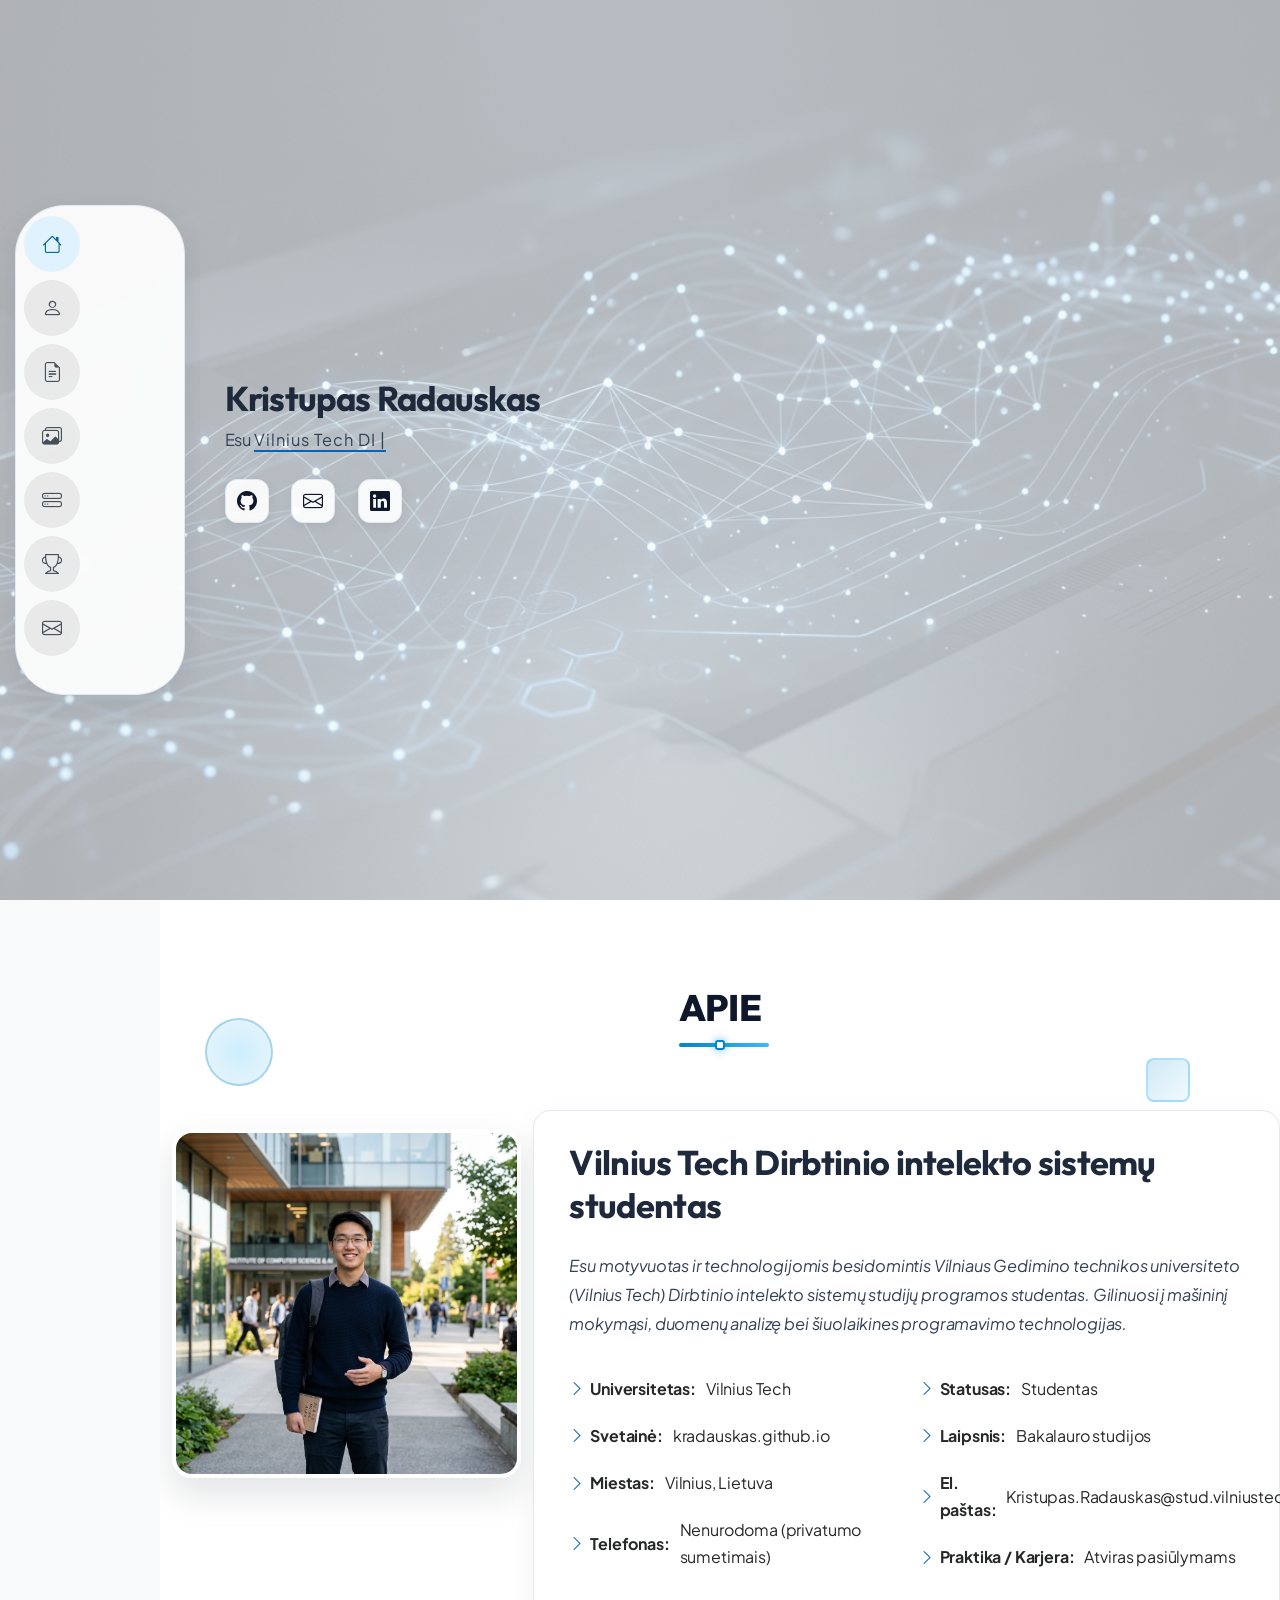
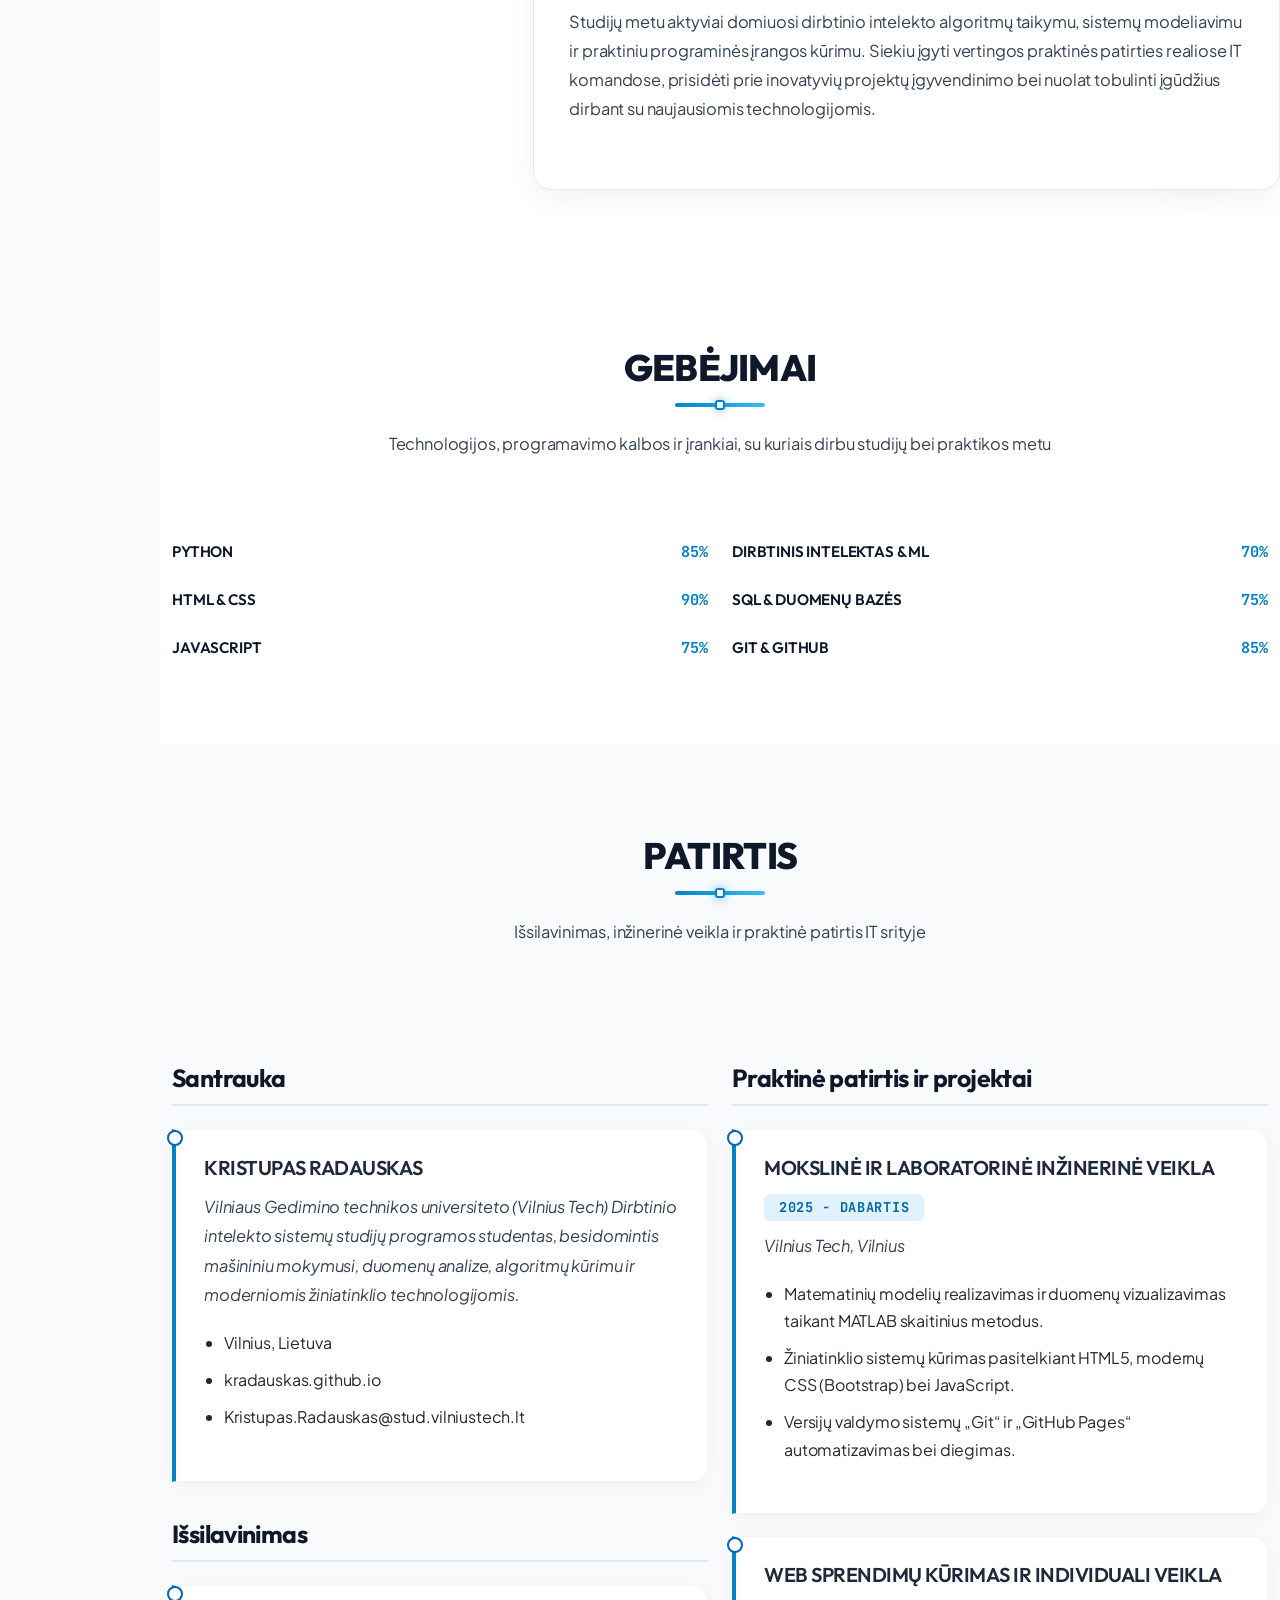
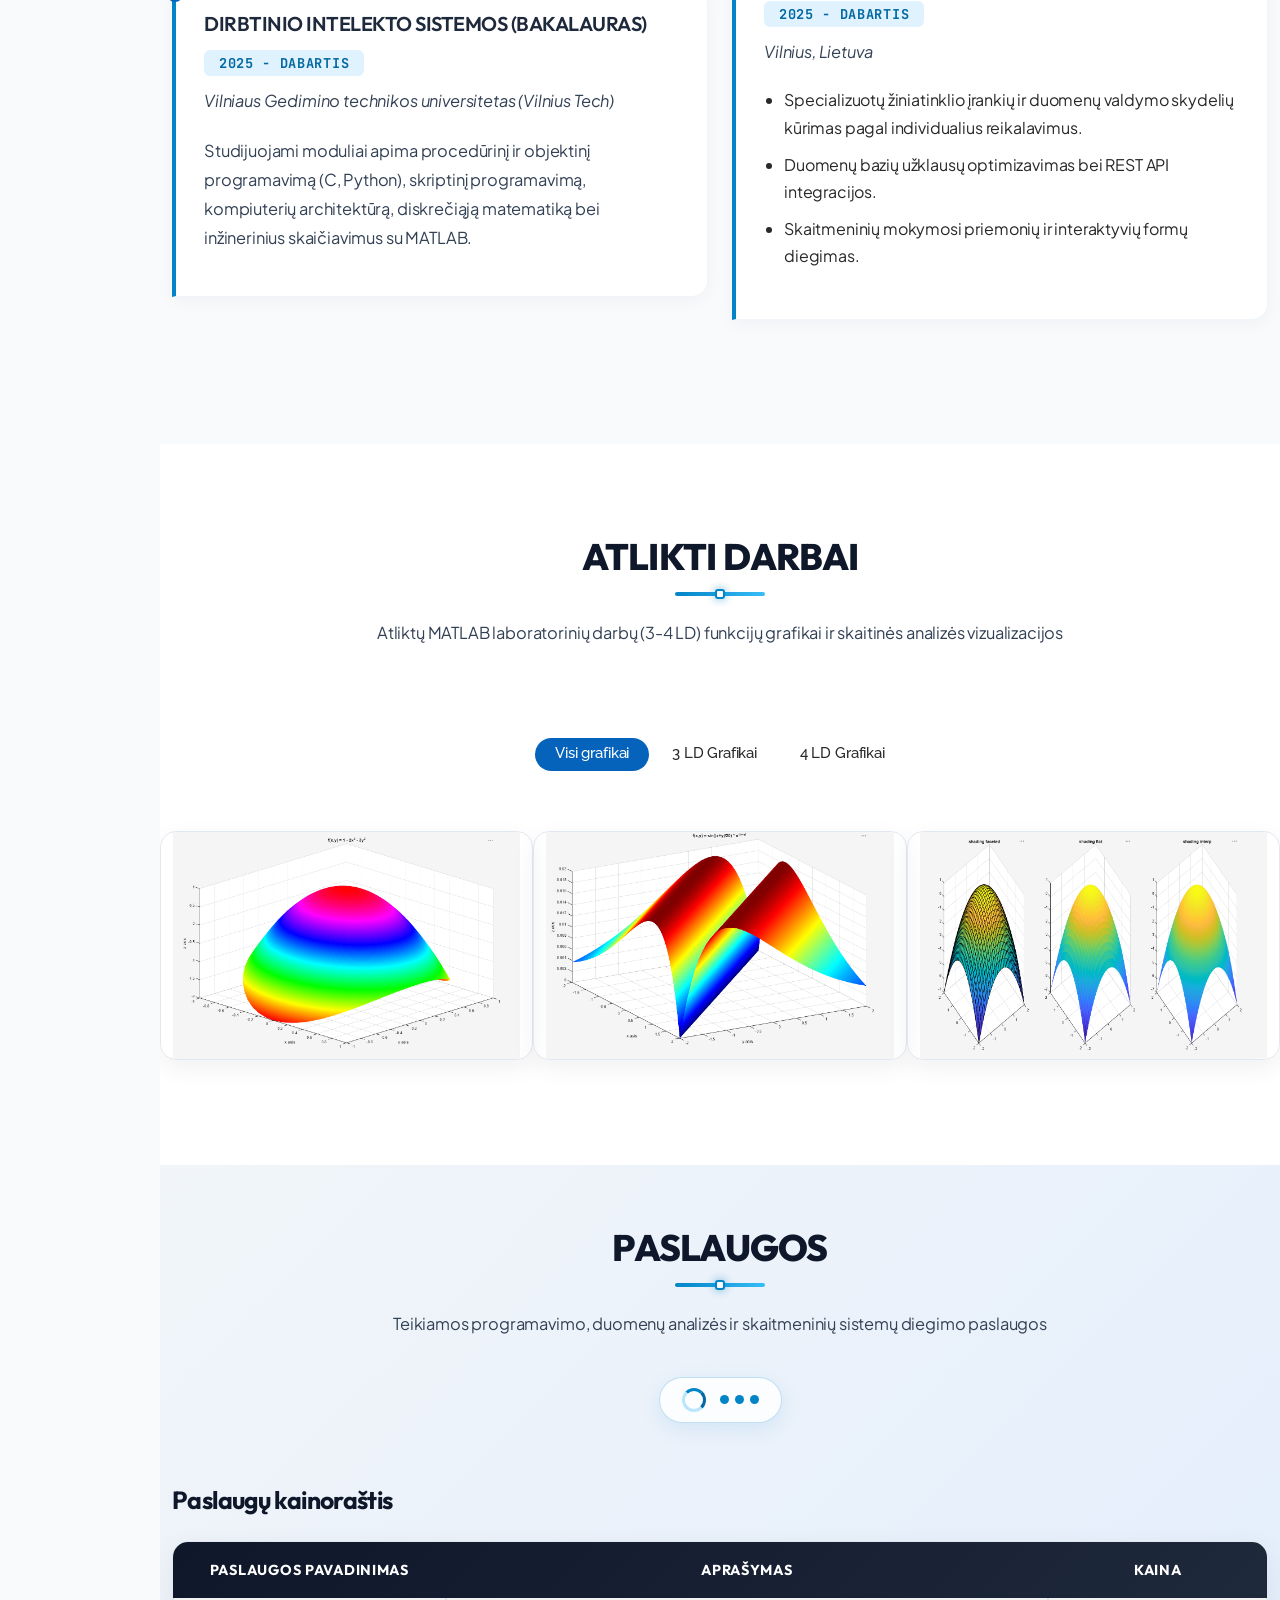
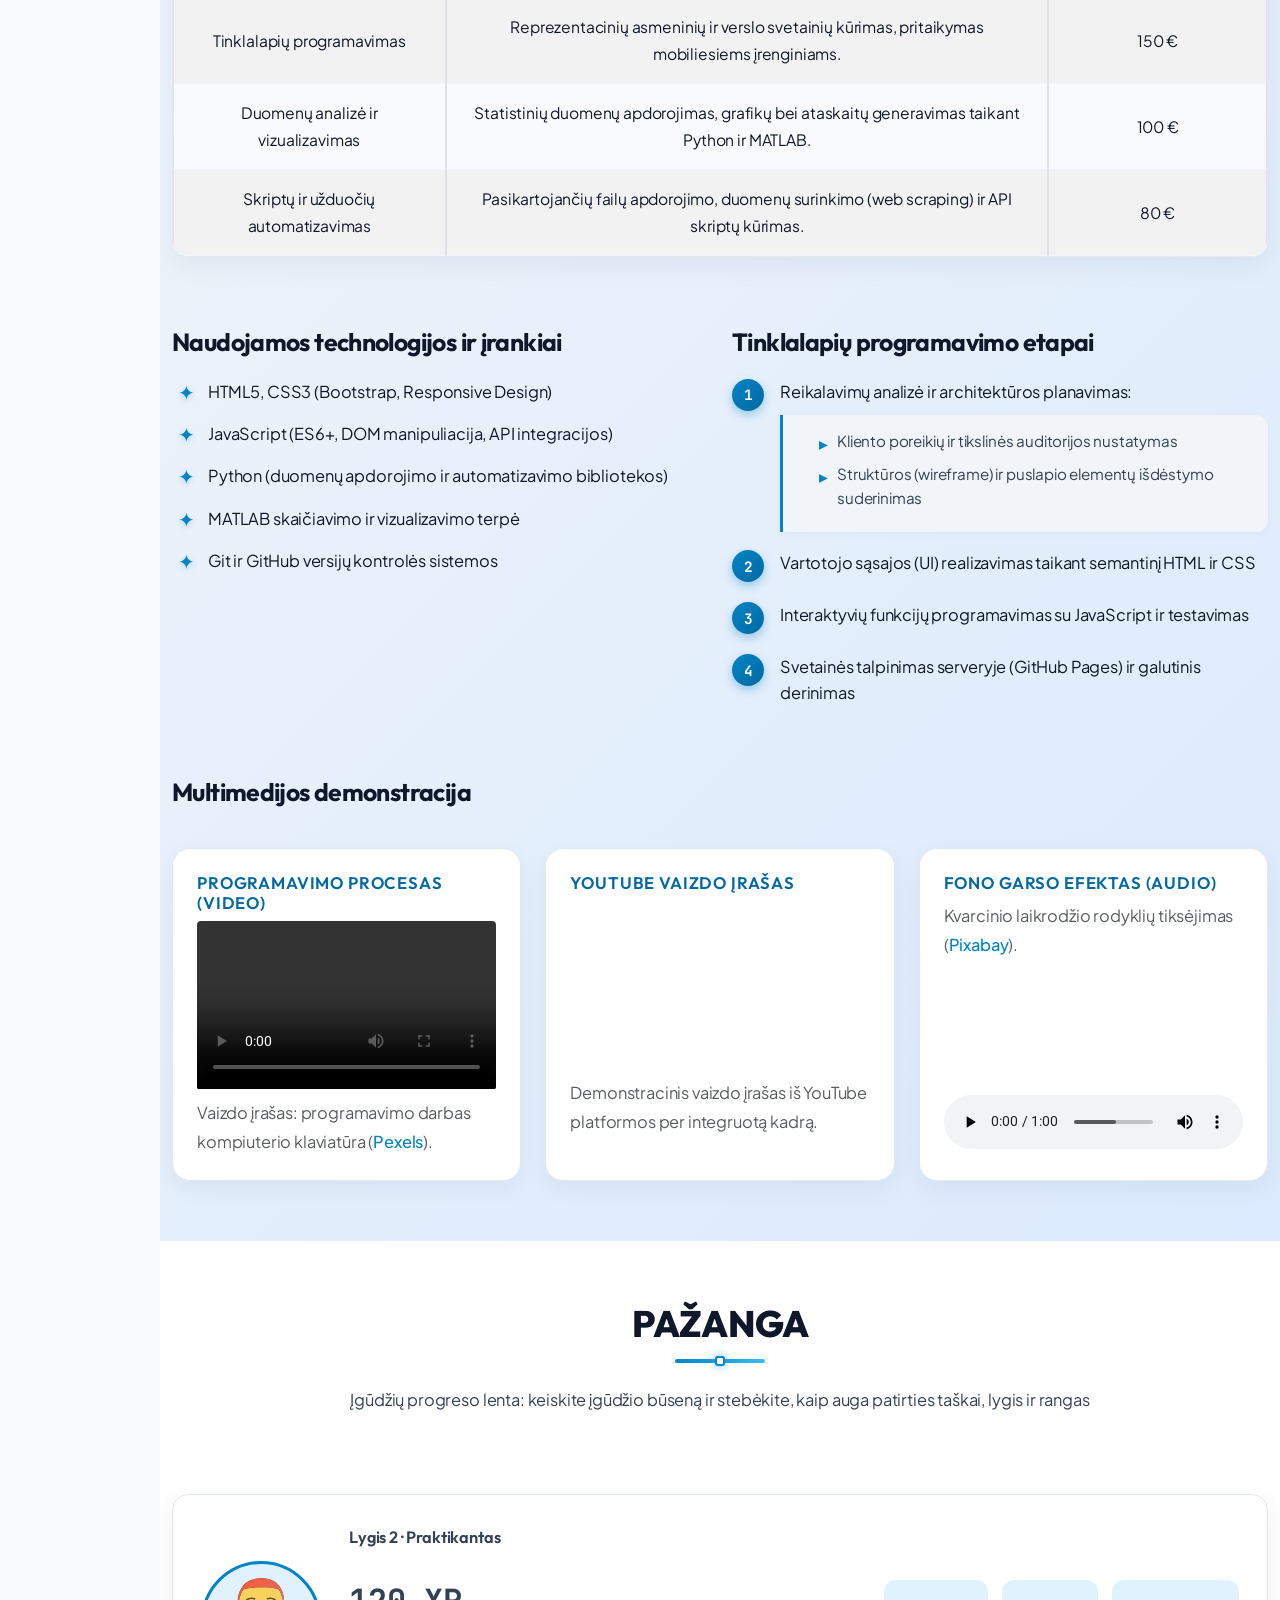
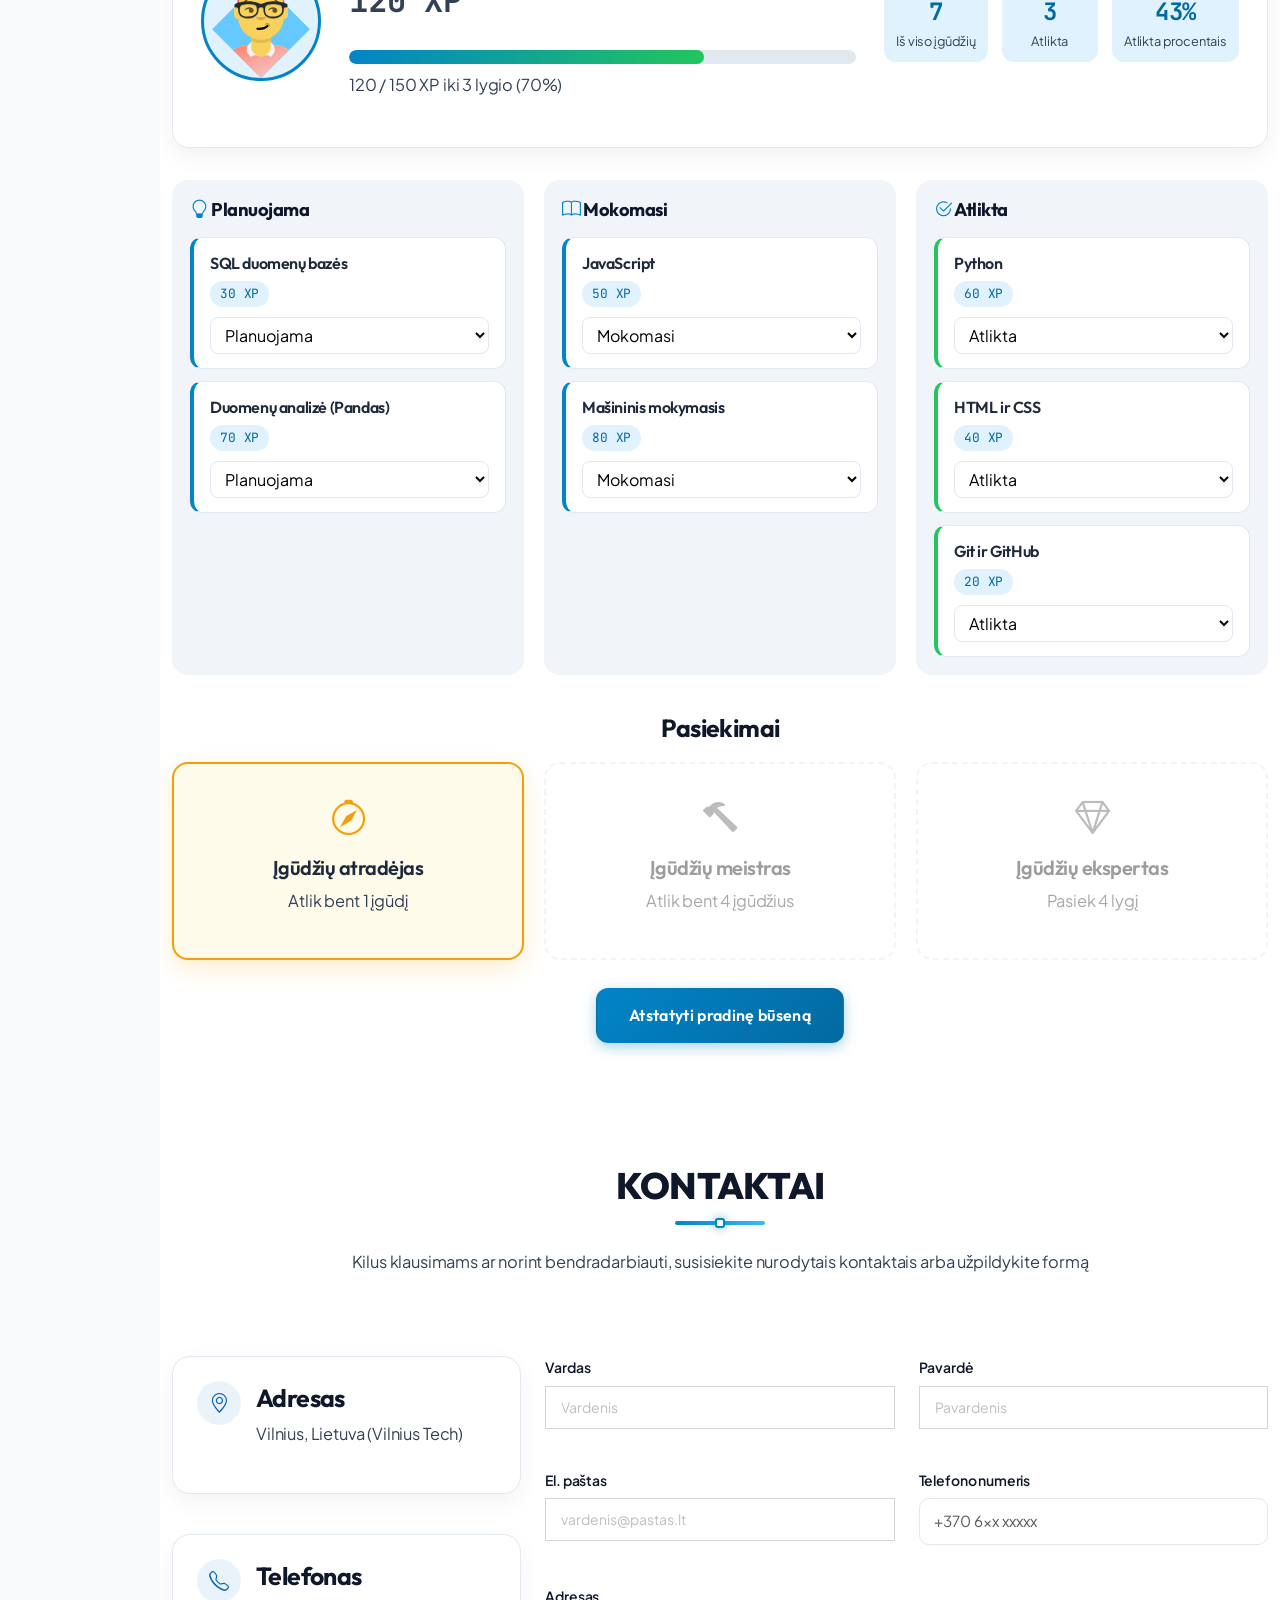
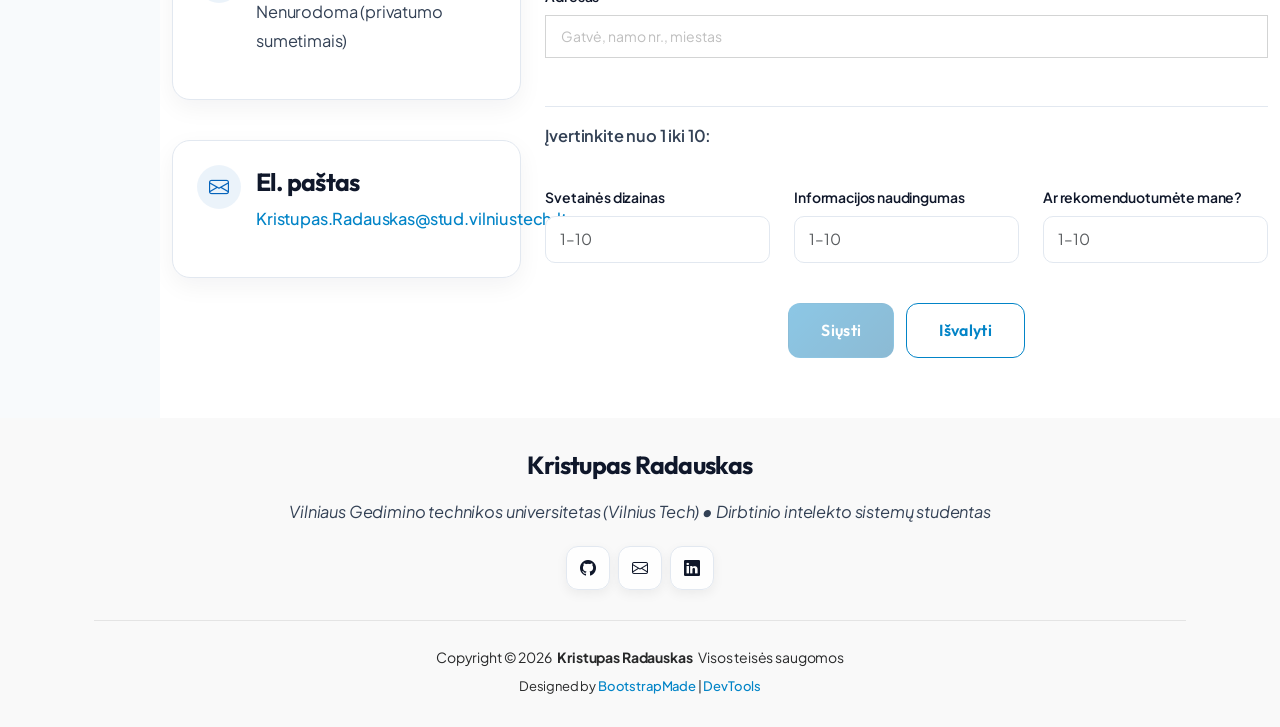
<file: index.html>
<!DOCTYPE html>
<html lang="lt">

<head>
  <meta charset="utf-8">
  <meta content="width=device-width, initial-scale=1.0" name="viewport">
  <title>Kristupas Radauskas – CV</title>
  <meta name="description" content="Kristupas Radauskas asmeninis CV ir darbų portfolio puslapis">
  <meta name="author" content="Kristupas Radauskas">
  <meta content="Kristupas Radauskas, CV, Dirbtinio intelekto sistemos, Vilnius Tech, studentas, portfolio" name="keywords">

  <!-- Favicons -->
  <link href="assets/img/favicon.png" rel="icon" type="image/png">
  <link href="assets/img/apple-touch-icon.png" rel="apple-touch-icon">

  <!-- Fonts -->
  <link href="https://fonts.googleapis.com" rel="preconnect">
  <link href="https://fonts.gstatic.com" rel="preconnect" crossorigin>
  <link href="https://fonts.googleapis.com/css2?family=Roboto:ital,wght@0,100;0,300;0,400;0,500;0,700;0,900;1,100;1,300;1,400;1,500;1,700;1,900&family=Poppins:ital,wght@0,100;0,200;0,300;0,400;0,500;0,600;0,700;0,800;0,900;1,100;1,200;1,300;1,400;1,500;1,600;1,700;1,800;1,900&family=Raleway:ital,wght@0,100;0,200;0,300;0,400;0,500;0,600;0,700;0,800;0,900;1,100;1,200;1,300;1,400;1,500;1,600;1,700;1,800;1,900&display=swap" rel="stylesheet">

  <!-- Vendor CSS Files -->
  <link href="assets/vendor/bootstrap/css/bootstrap.min.css" rel="stylesheet">
  <link href="assets/vendor/bootstrap-icons/bootstrap-icons.css" rel="stylesheet">
  <link href="assets/vendor/aos/aos.css" rel="stylesheet">
  <link href="assets/vendor/glightbox/css/glightbox.min.css" rel="stylesheet">
  <link href="assets/vendor/swiper/swiper-bundle.min.css" rel="stylesheet">

  <!-- Main CSS File -->
  <link href="assets/css/main.css" rel="stylesheet">

  <!-- Custom CSS File (9 ir 10 laboratoriniai darbai) -->
  <link href="assets/css/custom.css" rel="stylesheet">
</head>

<body class="index-page">

  <header id="header" class="header d-flex flex-column justify-content-center">
    <i class="header-toggle d-xl-none bi bi-list"></i>
    <nav id="navmenu" class="navmenu">
      <ul>
        <li><a href="#hero" class="active"><i class="bi bi-house navicon"></i><span>Pagrindinis</span></a></li>
        <li><a href="#about"><i class="bi bi-person navicon"></i><span>Apie</span></a></li>
        <li><a href="#resume"><i class="bi bi-file-earmark-text navicon"></i><span>Patirtis</span></a></li>
        <li><a href="#portfolio"><i class="bi bi-images navicon"></i><span>Atlikti darbai</span></a></li>
        <li><a href="#services"><i class="bi bi-hdd-stack navicon"></i><span>Paslaugos</span></a></li>
        <li><a href="#pazanga"><i class="bi bi-trophy navicon"></i><span>Pažanga</span></a></li>
        <li><a href="#contact"><i class="bi bi-envelope navicon"></i><span>Kontaktai</span></a></li>
      </ul>
    </nav>
  </header>

  <main class="main">

    <!-- Hero Section -->
    <section id="hero" class="hero section light-background">
      <img src="assets/img/hero-bg.jpg" alt="Kristupas Radauskas fono nuotrauka">
      <div class="container" data-aos="zoom-out">
        <div class="row justify-content-center">
          <div class="col-lg-9">
            <h2>Kristupas Radauskas</h2>
            <p>Esu <span class="typed" data-typed-items="Vilnius Tech DI studentas, Dirbtinio intelekto inžinierius, Web programuotojas, Duomenų analitikas">Vilnius Tech DI studentas</span><span class="typed-cursor typed-cursor--blink" aria-hidden="true"></span></p>
            <div class="social-links">
              <a href="https://github.com/kradauskas" target="_blank" title="GitHub"><i class="bi bi-github"></i></a>
              <a href="mailto:Kristupas.Radauskas@stud.vilniustech.lt" title="El. paštas"><i class="bi bi-envelope"></i></a>
              <a href="https://www.linkedin.com" target="_blank" title="LinkedIn"><i class="bi bi-linkedin"></i></a>
            </div>
          </div>
        </div>
      </div>
    </section>

    <!-- About Section -->
    <section id="about" class="about section">
      <!-- 10 LD Papildoma užduotis (2 d.): Animuotos CSS figūros „Apie“ skiltyje -->
      <div class="about-shapes" aria-hidden="true">
        <span class="css-shape shape-circle"></span>
        <span class="css-shape shape-triangle"></span>
        <span class="css-shape shape-diamond"></span>
      </div>

      <div class="container section-title" data-aos="fade-up">
        <h2>Apie</h2>
      </div>

      <div class="container" data-aos="fade-up" data-aos-delay="100">
        <div class="row gy-4 justify-content-center">
          <div class="col-lg-4">
            <img src="assets/img/profile-img.jpg" class="img-fluid rounded" alt="Kristupas Radauskas profilio nuotrauka">
          </div>
          <div class="col-lg-8 content">
            <h2>Vilnius Tech Dirbtinio intelekto sistemų studentas</h2>
            <p class="fst-italic py-3">
              Esu motyvuotas ir technologijomis besidomintis Vilniaus Gedimino technikos universiteto (Vilnius Tech) Dirbtinio intelekto sistemų studijų programos studentas. Gilinuosi į mašininį mokymąsi, duomenų analizę bei šiuolaikines programavimo technologijas.
            </p>
            <div class="row">
              <div class="col-lg-6">
                <ul>
                  <li><i class="bi bi-chevron-right"></i> <strong>Universitetas:</strong> <span>Vilnius Tech</span></li>
                  <li><i class="bi bi-chevron-right"></i> <strong>Svetainė:</strong> <span>kradauskas.github.io</span></li>
                  <li><i class="bi bi-chevron-right"></i> <strong>Miestas:</strong> <span>Vilnius, Lietuva</span></li>
                  <li><i class="bi bi-chevron-right"></i> <strong>Telefonas:</strong> <span>Nenurodoma (privatumo sumetimais)</span></li>
                </ul>
              </div>
              <div class="col-lg-6">
                <ul>
                  <li><i class="bi bi-chevron-right"></i> <strong>Statusas:</strong> <span>Studentas</span></li>
                  <li><i class="bi bi-chevron-right"></i> <strong>Laipsnis:</strong> <span>Bakalauro studijos</span></li>
                  <li><i class="bi bi-chevron-right"></i> <strong>El. paštas:</strong> <span>Kristupas.Radauskas@stud.vilniustech.lt</span></li>
                  <li><i class="bi bi-chevron-right"></i> <strong>Praktika / Karjera:</strong> <span>Atviras pasiūlymams</span></li>
                </ul>
              </div>
            </div>
            <p class="py-3">
              Studijų metu aktyviai domiuosi dirbtinio intelekto algoritmų taikymu, sistemų modeliavimu ir praktiniu programinės įrangos kūrimu. Siekiu įgyti vertingos praktinės patirties realiose IT komandose, prisidėti prie inovatyvių projektų įgyvendinimo bei nuolat tobulinti įgūdžius dirbant su naujausiomis technologijomis.
            </p>
          </div>
        </div>
      </div>
    </section>

    <!-- Skills Section -->
    <section id="skills" class="skills section">
      <div class="container section-title" data-aos="fade-up">
        <h2>Gebėjimai</h2>
        <p>Technologijos, programavimo kalbos ir įrankiai, su kuriais dirbu studijų bei praktikos metu</p>
      </div>

      <div class="container" data-aos="fade-up" data-aos-delay="100">
        <div class="row skills-content skills-animation">
          <div class="col-lg-6">
            <div class="progress">
              <span class="skill"><span>Python</span> <i class="val">85%</i></span>
              <div class="progress-bar-wrap">
                <div class="progress-bar" role="progressbar" aria-valuenow="85" aria-valuemin="0" aria-valuemax="100"></div>
              </div>
            </div>
            <div class="progress">
              <span class="skill"><span>HTML &amp; CSS</span> <i class="val">90%</i></span>
              <div class="progress-bar-wrap">
                <div class="progress-bar" role="progressbar" aria-valuenow="90" aria-valuemin="0" aria-valuemax="100"></div>
              </div>
            </div>
            <div class="progress">
              <span class="skill"><span>JavaScript</span> <i class="val">75%</i></span>
              <div class="progress-bar-wrap">
                <div class="progress-bar" role="progressbar" aria-valuenow="75" aria-valuemin="0" aria-valuemax="100"></div>
              </div>
            </div>
          </div>

          <div class="col-lg-6">
            <div class="progress">
              <span class="skill"><span>Dirbtinis intelektas &amp; ML</span> <i class="val">70%</i></span>
              <div class="progress-bar-wrap">
                <div class="progress-bar" role="progressbar" aria-valuenow="70" aria-valuemin="0" aria-valuemax="100"></div>
              </div>
            </div>
            <div class="progress">
              <span class="skill"><span>SQL &amp; Duomenų bazės</span> <i class="val">75%</i></span>
              <div class="progress-bar-wrap">
                <div class="progress-bar" role="progressbar" aria-valuenow="75" aria-valuemin="0" aria-valuemax="100"></div>
              </div>
            </div>
            <div class="progress">
              <span class="skill"><span>Git &amp; GitHub</span> <i class="val">85%</i></span>
              <div class="progress-bar-wrap">
                <div class="progress-bar" role="progressbar" aria-valuenow="85" aria-valuemin="0" aria-valuemax="100"></div>
              </div>
            </div>
          </div>
        </div>
      </div>
    </section>

    <!-- Resume Section (1.a reikalavimas: ne mažiau kaip 3 įrašai) -->
    <section id="resume" class="resume section">
      <div class="container section-title" data-aos="fade-up">
        <h2>Patirtis</h2>
        <p>Išsilavinimas, inžinerinė veikla ir praktinė patirtis IT srityje</p>
      </div>

      <div class="container">
        <div class="row">
          <div class="col-lg-6" data-aos="fade-up" data-aos-delay="100">
            <h3 class="resume-title">Santrauka</h3>
            <div class="resume-item pb-0">
              <h4>Kristupas Radauskas</h4>
              <p><em>Vilniaus Gedimino technikos universiteto (Vilnius Tech) Dirbtinio intelekto sistemų studijų programos studentas, besidomintis mašininiu mokymusi, duomenų analize, algoritmų kūrimu ir moderniomis žiniatinklio technologijomis.</em></p>
              <ul>
                <li>Vilnius, Lietuva</li>
                <li>kradauskas.github.io</li>
                <li>Kristupas.Radauskas@stud.vilniustech.lt</li>
              </ul>
            </div>

            <h3 class="resume-title">Išsilavinimas</h3>
            <!-- Įrašas 1 -->
            <div class="resume-item">
              <h4>Dirbtinio intelekto sistemos (Bakalauras)</h4>
              <h5>2025 - Dabartis</h5>
              <p><em>Vilniaus Gedimino technikos universitetas (Vilnius Tech)</em></p>
              <p>Studijuojami moduliai apima procedūrinį ir objektinį programavimą (C, Python), skriptinį programavimą, kompiuterių architektūrą, diskrečiąją matematiką bei inžinerinius skaičiavimus su MATLAB.</p>
            </div>
          </div>

          <div class="col-lg-6" data-aos="fade-up" data-aos-delay="200">
            <h3 class="resume-title">Praktinė patirtis ir projektai</h3>
            <!-- Įrašas 2 -->
            <div class="resume-item">
              <h4>Mokslinė ir laboratorinė inžinerinė veikla</h4>
              <h5>2025 - Dabartis</h5>
              <p><em>Vilnius Tech, Vilnius</em></p>
              <ul>
                <li>Matematinių modelių realizavimas ir duomenų vizualizavimas taikant MATLAB skaitinius metodus.</li>
                <li>Žiniatinklio sistemų kūrimas pasitelkiant HTML5, modernų CSS (Bootstrap) bei JavaScript.</li>
                <li>Versijų valdymo sistemų „Git“ ir „GitHub Pages“ automatizavimas bei diegimas.</li>
              </ul>
            </div>

            <!-- Įrašas 3 -->
            <div class="resume-item">
              <h4>Web sprendimų kūrimas ir individuali veikla</h4>
              <h5>2025 - Dabartis</h5>
              <p><em>Vilnius, Lietuva</em></p>
              <ul>
                <li>Specializuotų žiniatinklio įrankių ir duomenų valdymo skydelių kūrimas pagal individualius reikalavimus.</li>
                <li>Duomenų bazių užklausų optimizavimas bei REST API integracijos.</li>
                <li>Skaitmeninių mokymosi priemonių ir interaktyvių formų diegimas.</li>
              </ul>
            </div>
          </div>
        </div>
      </div>
    </section>

    <!-- Portfolio Section (1.b ir 4 reikalavimai: MATLAB 3-4 LD grafikai be Lorem Ipsum) -->
    <section id="portfolio" class="portfolio section">
      <div class="container section-title" data-aos="fade-up">
        <h2>Atlikti darbai</h2>
        <p>Atliktų MATLAB laboratorinių darbų (3-4 LD) funkcijų grafikai ir skaitinės analizės vizualizacijos</p>
      </div>

      <div class="container">
        <div class="isotope-layout" data-default-filter="*" data-layout="masonry" data-sort="original-order">
          <ul class="portfolio-filters isotope-filters" data-aos="fade-up" data-aos-delay="100">
            <li data-filter="*" class="filter-active">Visi grafikai</li>
            <li data-filter=".filter-ld3">3 LD Grafikai</li>
            <li data-filter=".filter-ld4">4 LD Grafikai</li>
          </ul>

          <div class="row gy-4 isotope-container" data-aos="fade-up" data-aos-delay="200">
            <!-- 1 MATLAB Grafikas -->
            <div class="col-lg-4 col-md-6 portfolio-item isotope-item filter-ld3">
              <img src="assets/img/matlab-grafikas-1.png" class="img-fluid" alt="MATLAB 3 LD Dvimatės kreivės grafikas">
              <div class="portfolio-info">
                <h4>MATLAB 3 LD: Funkcijos tyrimas</h4>
                <p>Netiesinės vieno kintamojo funkcijos kreivė ir ekstremumų taškų radimas</p>
                <a href="assets/img/matlab-grafikas-1.png" title="MATLAB 3 LD: Funkcijos tyrimas ir ekstremumai" data-gallery="portfolio-gallery-matlab" class="glightbox preview-link"><i class="bi bi-zoom-in"></i></a>
              </div>
            </div>

            <!-- 2 MATLAB Grafikas -->
            <div class="col-lg-4 col-md-6 portfolio-item isotope-item filter-ld4">
              <img src="assets/img/matlab-grafikas-2.png" class="img-fluid" alt="MATLAB 4 LD Trimatė paviršiaus vizualizacija">
              <div class="portfolio-info">
                <h4>MATLAB 4 LD: 3D Paviršiaus modeliavimas</h4>
                <p>Dviejų kintamųjų funkcijos trimatis tinklelis (surf) ir gradientų projekcijos</p>
                <a href="assets/img/matlab-grafikas-2.png" title="MATLAB 4 LD: Trimatės funkcijos paviršius (surf)" data-gallery="portfolio-gallery-matlab" class="glightbox preview-link"><i class="bi bi-zoom-in"></i></a>
              </div>
            </div>

            <!-- 3 MATLAB Grafikas -->
            <div class="col-lg-4 col-md-6 portfolio-item isotope-item filter-ld4">
              <img src="assets/img/matlab-grafikas-3.png" class="img-fluid" alt="MATLAB 4 LD Duomenų interpoliacijos grafikas">
              <div class="portfolio-info">
                <h4>MATLAB 4 LD: Duomenų interpoliacija</h4>
                <p>Eksperimentinių taškų aproksimavimas splainais ir mažiausių kvadratų metodu</p>
                <a href="assets/img/matlab-grafikas-3.png" title="MATLAB 4 LD: Duomenų aproksimavimas ir paklaidų analizė" data-gallery="portfolio-gallery-matlab" class="glightbox preview-link"><i class="bi bi-zoom-in"></i></a>
              </div>
            </div>
          </div>
        </div>
      </div>
    </section>

    <!-- Services Section (2, 3 ir Papildoma užduotis: Lentelė, Sąrašai ir Medija) -->
    <section id="services" class="services section">
      <div class="container section-title" data-aos="fade-up">
        <h2>Paslaugos</h2>
        <p>Teikiamos programavimo, duomenų analizės ir skaitmeninių sistemų diegimo paslaugos</p>
        <!-- 10 LD Privaloma užduotis (2 d.): Dekoratyvinis CSS krovimo indikatorius „Paslaugų“ skiltyje -->
        <div class="services-loading-indicator" aria-label="Dekoratyvinis krovimo indikatorius">
          <div class="css-spinner" role="status" aria-hidden="true"></div>
          <div class="pulsing-dots" aria-hidden="true">
            <span></span>
            <span></span>
            <span></span>
          </div>
        </div>
      </div>

      <div class="container" data-aos="fade-up" data-aos-delay="100">
        <!-- 2 Užduotis: 4x3 HTML Lentelė (Header Row + 3 įrašai) -->
        <div class="row mb-5">
          <div class="col-12">
            <h3 class="h4 mb-3">Paslaugų kainoraštis</h3>
            <div class="table-responsive">
              <table class="table table-bordered table-striped align-middle custom-cv-table">
                <thead class="table-dark">
                  <tr>
                    <th scope="col">Paslaugos pavadinimas</th>
                    <th scope="col">Aprašymas</th>
                    <th scope="col" style="width: 20%;">Kaina</th>
                  </tr>
                </thead>
                <tbody>
                  <tr>
                    <td>Tinklalapių programavimas</td>
                    <td>Reprezentacinių asmeninių ir verslo svetainių kūrimas, pritaikymas mobiliesiems įrenginiams.</td>
                    <td>150 €</td>
                  </tr>
                  <tr>
                    <td>Duomenų analizė ir vizualizavimas</td>
                    <td>Statistinių duomenų apdorojimas, grafikų bei ataskaitų generavimas taikant Python ir MATLAB.</td>
                    <td>100 €</td>
                  </tr>
                  <tr>
                    <td>Skriptų ir užduočių automatizavimas</td>
                    <td>Pasikartojančių failų apdorojimo, duomenų surinkimo (web scraping) ir API skriptų kūrimas.</td>
                    <td>80 €</td>
                  </tr>
                </tbody>
              </table>
            </div>
          </div>
        </div>

        <!-- 3 Užduotis: Nenumeruotas ir Numeruotas sąrašas su įdėtiniu sąrašu -->
        <div class="row mb-5 gy-4">
          <div class="col-lg-6">
            <h3 class="h4 mb-3">Naudojamos technologijos ir įrankiai</h3>
            <ul class="custom-bullet-list">
              <li>HTML5, CSS3 (Bootstrap, Responsive Design)</li>
              <li>JavaScript (ES6+, DOM manipuliacija, API integracijos)</li>
              <li>Python (duomenų apdorojimo ir automatizavimo bibliotekos)</li>
              <li>MATLAB skaičiavimo ir vizualizavimo terpė</li>
              <li>Git ir GitHub versijų kontrolės sistemos</li>
            </ul>
          </div>

          <div class="col-lg-6">
            <h3 class="h4 mb-3">Tinklalapių programavimo etapai</h3>
            <ol class="custom-counter-list">
              <li>
                Reikalavimų analizė ir architektūros planavimas:
                <!-- Įdėtinis sąrašas (Nested List) -->
                <ul>
                  <li>Kliento poreikių ir tikslinės auditorijos nustatymas</li>
                  <li>Struktūros (wireframe) ir puslapio elementų išdėstymo suderinimas</li>
                </ul>
              </li>
              <li>Vartotojo sąsajos (UI) realizavimas taikant semantinį HTML ir CSS</li>
              <li>Interaktyvių funkcijų programavimas su JavaScript ir testavimas</li>
              <li>Svetainės talpinimas serveryje (GitHub Pages) ir galutinis derinimas</li>
            </ol>
          </div>
        </div>

        <!-- Papildoma Užduotis: Medijos įrašai (<video>, <iframe>, <audio>) -->
        <div class="row gy-4">
          <div class="col-12">
            <h3 class="h4 mb-3">Multimedijos demonstracija</h3>
          </div>

          <!-- Video įrašas (<video>) iš assets/media/typing.mp4 -->
          <div class="col-lg-4 col-md-6">
            <div class="card h-100 p-3 shadow-sm">
              <h5 class="card-title">Programavimo procesas (Video)</h5>
              <div class="ratio ratio-16x9 mb-2">
                <video controls style="width: 100%; border-radius: 4px;">
                  <source src="assets/media/typing.mp4" type="video/mp4">
                  Jūsų naršyklė nepalaiko HTML vaizdo įrašo elemento.
                </video>
              </div>
              <p class="small text-muted mb-0">Vaizdo įrašas: programavimo darbas kompiuterio klaviatūra (<a href="https://www.pexels.com/video/person-is-typing-using-computer-keyboard-7534244/" target="_blank">Pexels</a>).</p>
            </div>
          </div>

          <!-- YouTube įrašas (<iframe>) -->
          <div class="col-lg-4 col-md-6">
            <div class="card h-100 p-3 shadow-sm">
              <h5 class="card-title">YouTube vaizdo įrašas</h5>
              <div class="ratio ratio-16x9 mb-2">
                <iframe src="https://www.youtube.com/embed/BoUVIhtqjAw" title="YouTube video player" allow="accelerometer; autoplay; clipboard-write; encrypted-media; gyroscope; picture-in-picture; web-share" allowfullscreen style="border: 0; border-radius: 4px;"></iframe>
              </div>
              <p class="small text-muted mb-0">Demonstracinis vaizdo įrašas iš YouTube platformos per integruotą kadrą.</p>
            </div>
          </div>

          <!-- Garso įrašas (<audio>) iš assets/media/clock-ticking.mp3 -->
          <div class="col-lg-4 col-md-12">
            <div class="card h-100 p-3 shadow-sm d-flex flex-column justify-content-between">
              <div>
                <h5 class="card-title">Fono garso efektas (Audio)</h5>
                <p class="small text-muted">Kvarcinio laikrodžio rodyklių tiksėjimas (<a href="https://pixabay.com/sound-effects/quartz-clock-ticking-one-minute-253102/" target="_blank">Pixabay</a>).</p>
              </div>
              <div class="mt-3">
                <audio controls style="width: 100%;">
                  <source src="assets/media/clock-ticking.mp3" type="audio/mpeg">
                  Jūsų naršyklė nepalaiko HTML garso įrašo elemento.
                </audio>
              </div>
            </div>
          </div>
        </div>
      </div>
    </section>

    <section id="pazanga" class="pazanga section">
      <div class="container section-title" data-aos="fade-up">
        <h2>Pažanga</h2>
        <p>Įgūdžių progreso lenta: keiskite įgūdžio būseną ir stebėkite, kaip auga patirties taškai, lygis ir rangas</p>
      </div>

      <div class="container" data-aos="fade-up" data-aos-delay="100">
        <div class="pazanga-profilis">
          <img id="vartotojo-ikonele" src="assets/img/avataras-1.svg" alt="Vartotojo ikonėlė">
          <div class="pazanga-info">
            <p class="pazanga-rangas">Lygis <span id="xp-lygis">1</span> · <span id="xp-rangas">Pradedantysis</span></p>
            <p class="pazanga-xp"><span id="xp-suma">0</span> XP</p>
            <div class="xp-juosta"><div id="xp-juosta" class="xp-juosta-uzpildas"></div></div>
            <p id="xp-juostos-tekstas" class="xp-juostos-tekstas"></p>
          </div>
          <div class="pazanga-statistika">
            <div><strong id="stat-viso">0</strong><span>Iš viso įgūdžių</span></div>
            <div><strong id="stat-atlikta">0</strong><span>Atlikta</span></div>
            <div><strong id="stat-procentai">0%</strong><span>Atlikta procentais</span></div>
          </div>
        </div>

        <div class="kanban">
          <div class="kanban-stulpelis">
            <h3><i class="bi bi-lightbulb"></i> Planuojama</h3>
            <div id="planuojama" class="kanban-sarasas"></div>
          </div>
          <div class="kanban-stulpelis">
            <h3><i class="bi bi-book"></i> Mokomasi</h3>
            <div id="mokomasi" class="kanban-sarasas"></div>
          </div>
          <div class="kanban-stulpelis">
            <h3><i class="bi bi-check2-circle"></i> Atlikta</h3>
            <div id="atlikta" class="kanban-sarasas"></div>
          </div>
        </div>

        <h3 class="pasiekimai-pavadinimas">Pasiekimai</h3>
        <div class="pasiekimai">
          <div id="pasiekimas-atradejas" class="pasiekimas">
            <i class="bi bi-compass"></i>
            <h4>Įgūdžių atradėjas</h4>
            <p>Atlik bent 1 įgūdį</p>
          </div>
          <div id="pasiekimas-meistras" class="pasiekimas">
            <i class="bi bi-hammer"></i>
            <h4>Įgūdžių meistras</h4>
            <p>Atlik bent 4 įgūdžius</p>
          </div>
          <div id="pasiekimas-ekspertas" class="pasiekimas">
            <i class="bi bi-gem"></i>
            <h4>Įgūdžių ekspertas</h4>
            <p>Pasiek 4 lygį</p>
          </div>
        </div>

        <div class="text-center">
          <button id="atstatyti" type="button" class="pazanga-atstatyti">Atstatyti pradinę būseną</button>
        </div>
      </div>
    </section>

    <!-- Contact Section -->
    <section id="contact" class="contact section">
      <div class="container section-title" data-aos="fade-up">
        <h2>Kontaktai</h2>
        <p>Kilus klausimams ar norint bendradarbiauti, susisiekite nurodytais kontaktais arba užpildykite formą</p>
      </div>

      <div class="container" data-aos="fade" data-aos-delay="100">
        <div class="row gy-4">
          <div class="col-lg-4">
            <div class="info-item d-flex" data-aos="fade-up" data-aos-delay="200">
              <i class="bi bi-geo-alt flex-shrink-0"></i>
              <div>
                <h3>Adresas</h3>
                <p>Vilnius, Lietuva (Vilnius Tech)</p>
              </div>
            </div>

            <div class="info-item d-flex" data-aos="fade-up" data-aos-delay="300">
              <i class="bi bi-telephone flex-shrink-0"></i>
              <div>
                <h3>Telefonas</h3>
                <p>Nenurodoma (privatumo sumetimais)</p>
              </div>
            </div>

            <div class="info-item d-flex" data-aos="fade-up" data-aos-delay="400">
              <i class="bi bi-envelope flex-shrink-0"></i>
              <div>
                <h3>El. paštas</h3>
                <p><a href="mailto:Kristupas.Radauskas@stud.vilniustech.lt">Kristupas.Radauskas@stud.vilniustech.lt</a></p>
              </div>
            </div>
          </div>

          <div class="col-lg-8">
            <form id="contact-form" class="php-email-form cv-form" novalidate data-aos="fade-up" data-aos-delay="200">
              <div class="row gy-3">
                <div class="col-md-6 cv-field">
                  <label for="cf-vardas">Vardas</label>
                  <input type="text" id="cf-vardas" name="vardas" class="form-control" placeholder="Vardenis" autocomplete="given-name" required>
                  <div class="cv-error" aria-live="polite"></div>
                </div>
                <div class="col-md-6 cv-field">
                  <label for="cf-pavarde">Pavardė</label>
                  <input type="text" id="cf-pavarde" name="pavarde" class="form-control" placeholder="Pavardenis" autocomplete="family-name" required>
                  <div class="cv-error" aria-live="polite"></div>
                </div>
                <div class="col-md-6 cv-field">
                  <label for="cf-email">El. paštas</label>
                  <input type="email" id="cf-email" name="email" class="form-control" placeholder="vardenis@pastas.lt" autocomplete="email" required>
                  <div class="cv-error" aria-live="polite"></div>
                </div>
                <div class="col-md-6 cv-field">
                  <label for="cf-telefonas">Telefono numeris</label>
                  <input type="tel" id="cf-telefonas" name="telefonas" class="form-control" placeholder="+370 6xx xxxxx" inputmode="numeric" maxlength="14" autocomplete="tel" required>
                  <div class="cv-error" aria-live="polite"></div>
                </div>
                <div class="col-md-12 cv-field">
                  <label for="cf-adresas">Adresas</label>
                  <input type="text" id="cf-adresas" name="adresas" class="form-control" placeholder="Gatvė, namo nr., miestas" autocomplete="street-address" required>
                  <div class="cv-error" aria-live="polite"></div>
                </div>

                <div class="col-md-12">
                  <p class="cv-rating-intro">Įvertinkite nuo 1 iki 10:</p>
                </div>
                <div class="col-md-4 cv-field">
                  <label for="cf-q1">Svetainės dizainas</label>
                  <input type="number" id="cf-q1" name="q1" class="form-control" min="1" max="10" step="1" placeholder="1–10" required>
                  <div class="cv-error" aria-live="polite"></div>
                </div>
                <div class="col-md-4 cv-field">
                  <label for="cf-q2">Informacijos naudingumas</label>
                  <input type="number" id="cf-q2" name="q2" class="form-control" min="1" max="10" step="1" placeholder="1–10" required>
                  <div class="cv-error" aria-live="polite"></div>
                </div>
                <div class="col-md-4 cv-field">
                  <label for="cf-q3">Ar rekomenduotumėte mane?</label>
                  <input type="number" id="cf-q3" name="q3" class="form-control" min="1" max="10" step="1" placeholder="1–10" required>
                  <div class="cv-error" aria-live="polite"></div>
                </div>

                <div class="col-md-12 cv-actions">
                  <button type="submit" id="cf-submit" disabled>Siųsti</button>
                  <button type="button" id="cf-clear" class="cv-btn-secondary">Išvalyti</button>
                </div>
              </div>

              <div id="cf-result" class="cv-result" hidden aria-live="polite"></div>
            </form>
          </div>
        </div>
      </div>
    </section>

  </main>

  <footer id="footer" class="footer position-relative light-background">
    <div class="container">
      <h3 class="sitename">Kristupas Radauskas</h3>
      <p>Vilniaus Gedimino technikos universitetas (Vilnius Tech) &bull; Dirbtinio intelekto sistemų studentas</p>
      <div class="social-links d-flex justify-content-center">
        <a href="https://github.com/kradauskas" target="_blank" title="GitHub"><i class="bi bi-github"></i></a>
        <a href="mailto:Kristupas.Radauskas@stud.vilniustech.lt" title="El. paštas"><i class="bi bi-envelope"></i></a>
        <a href="https://www.linkedin.com" target="_blank" title="LinkedIn"><i class="bi bi-linkedin"></i></a>
      </div>
      <div class="container">
        <div class="copyright">
          <span>Copyright &copy; 2026</span> <strong class="px-1 sitename">Kristupas Radauskas</strong> <span>Visos teisės saugomos</span>
        </div>
        <div class="credits">
          Designed by <a href="https://bootstrapmade.com/">BootstrapMade</a> | <a href="https://bootstrapmade.com/tools/">DevTools</a>
        </div>
      </div>
    </div>
  </footer>

  <!-- Scroll Top -->
  <a href="#" id="scroll-top" class="scroll-top d-flex align-items-center justify-content-center"><i class="bi bi-arrow-up-short"></i></a>

  <!-- Preloader -->
  <div id="preloader"></div>

  <!-- Vendor JS Files -->
  <script src="assets/vendor/bootstrap/js/bootstrap.bundle.min.js"></script>
  <script src="assets/vendor/aos/aos.js"></script>
  <script src="assets/vendor/typed.js/typed.umd.js"></script>
  <script src="assets/vendor/purecounter/purecounter_vanilla.js"></script>
  <script src="assets/vendor/waypoints/noframework.waypoints.js"></script>
  <script src="assets/vendor/glightbox/js/glightbox.min.js"></script>
  <script src="assets/vendor/imagesloaded/imagesloaded.pkgd.min.js"></script>
  <script src="assets/vendor/isotope-layout/isotope.pkgd.min.js"></script>
  <script src="assets/vendor/swiper/swiper-bundle.min.js"></script>

  <!-- Main JS File -->
  <script src="assets/js/main.js"></script>
  <script src="assets/js/custom.js"></script>
  <script src="assets/js/skills.js"></script>

</body>

</html>
</file>
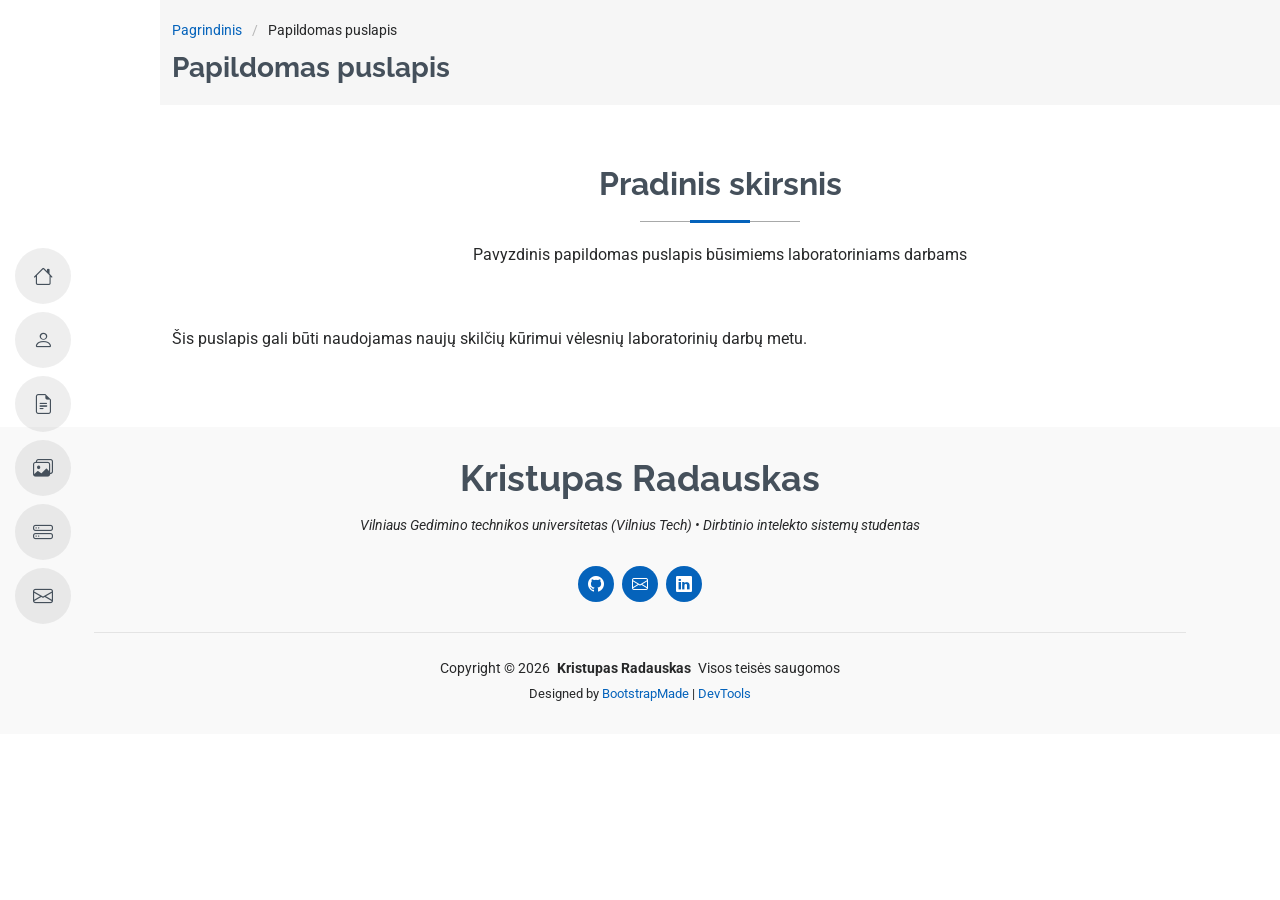
<file: starter-page.html>
<!DOCTYPE html>
<html lang="lt">

<head>
  <meta charset="utf-8">
  <meta content="width=device-width, initial-scale=1.0" name="viewport">
  <title>Mano CV - Papildomas puslapis</title>
  <meta name="description" content="Kristupas Radauskas CV puslapis">
  <meta name="author" content="Kristupas Radauskas">
  <meta content="Kristupas Radauskas, CV, Dirbtinio intelekto sistemos, Vilnius Tech" name="keywords">

  <!-- Favicons -->
  <link href="assets/img/favicon.png" rel="icon" type="image/png">
  <link href="assets/img/apple-touch-icon.png" rel="apple-touch-icon">

  <!-- Fonts -->
  <link href="https://fonts.googleapis.com" rel="preconnect">
  <link href="https://fonts.gstatic.com" rel="preconnect" crossorigin>
  <link href="https://fonts.googleapis.com/css2?family=Roboto:ital,wght@0,100;0,300;0,400;0,500;0,700;0,900;1,100;1,300;1,400;1,500;1,700;1,900&family=Poppins:ital,wght@0,100;0,200;0,300;0,400;0,500;0,600;0,700;0,800;0,900;1,100;1,200;1,300;1,400;1,500;1,600;1,700;1,800;1,900&family=Raleway:ital,wght@0,100;0,200;0,300;0,400;0,500;0,600;0,700;0,800;0,900;1,100;1,200;1,300;1,400;1,500;1,600;1,700;1,800;1,900&display=swap" rel="stylesheet">

  <!-- Vendor CSS Files -->
  <link href="assets/vendor/bootstrap/css/bootstrap.min.css" rel="stylesheet">
  <link href="assets/vendor/bootstrap-icons/bootstrap-icons.css" rel="stylesheet">
  <link href="assets/vendor/aos/aos.css" rel="stylesheet">
  <link href="assets/vendor/glightbox/css/glightbox.min.css" rel="stylesheet">
  <link href="assets/vendor/swiper/swiper-bundle.min.css" rel="stylesheet">

  <!-- Main CSS File -->
  <link href="assets/css/main.css" rel="stylesheet">

  <!-- =======================================================
  * Template Name: MyResume
  * Template URL: https://bootstrapmade.com/free-html-bootstrap-template-my-resume/
  * Updated: Jun 29 2024 with Bootstrap v5.3.3
  * Author: BootstrapMade.com
  * License: https://bootstrapmade.com/license/
  ======================================================== -->
</head>

<body class="starter-page-page">

  <header id="header" class="header d-flex flex-column justify-content-center">

    <i class="header-toggle d-xl-none bi bi-list"></i>

    <nav id="navmenu" class="navmenu">
      <ul>
        <li><a href="index.html#hero"><i class="bi bi-house navicon"></i><span>Pagrindinis</span></a></li>
        <li><a href="index.html#about"><i class="bi bi-person navicon"></i><span>Apie</span></a></li>
        <li><a href="index.html#resume"><i class="bi bi-file-earmark-text navicon"></i><span>Patirtis</span></a></li>
        <li><a href="index.html#portfolio"><i class="bi bi-images navicon"></i><span>Darbų pavyzdžiai</span></a></li>
        <li><a href="index.html#services"><i class="bi bi-hdd-stack navicon"></i><span>Paslaugos</span></a></li>
        <li><a href="index.html#contact"><i class="bi bi-envelope navicon"></i><span>Kontaktai</span></a></li>
      </ul>
    </nav>

  </header>

  <main class="main">

    <!-- Page Title -->
    <div class="page-title" data-aos="fade">
      <div class="container">
        <nav class="breadcrumbs">
          <ol>
            <li><a href="index.html">Pagrindinis</a></li>
            <li class="current">Papildomas puslapis</li>
          </ol>
        </nav>
        <h1>Papildomas puslapis</h1>
      </div>
    </div><!-- End Page Title -->

    <!-- Starter Section Section -->
    <section id="starter-section" class="starter-section section">

      <!-- Section Title -->
      <div class="container section-title" data-aos="fade-up">
        <h2>Pradinis skirsnis</h2>
        <p>Pavyzdinis papildomas puslapis būsimiems laboratoriniams darbams</p>
      </div><!-- End Section Title -->

      <div class="container" data-aos="fade-up">
        <p>Šis puslapis gali būti naudojamas naujų skilčių kūrimui vėlesnių laboratorinių darbų metu.</p>
      </div>

    </section><!-- /Starter Section Section -->

  </main>

  <footer id="footer" class="footer position-relative light-background">
    <div class="container">
      <h3 class="sitename">Kristupas Radauskas</h3>
      <p>Vilniaus Gedimino technikos universitetas (Vilnius Tech) &bull; Dirbtinio intelekto sistemų studentas</p>
      <div class="social-links d-flex justify-content-center">
        <a href="https://github.com/kradauskas" target="_blank" title="GitHub"><i class="bi bi-github"></i></a>
        <a href="mailto:Kristupas.Radauskas@stud.vilniustech.lt" title="El. paštas"><i class="bi bi-envelope"></i></a>
        <a href="https://www.linkedin.com" target="_blank" title="LinkedIn"><i class="bi bi-linkedin"></i></a>
      </div>
      <div class="container">
        <div class="copyright">
          <span>Copyright &copy; 2026</span> <strong class="px-1 sitename">Kristupas Radauskas</strong> <span>Visos teisės saugomos</span>
        </div>
        <div class="credits">
          Designed by <a href="https://bootstrapmade.com/">BootstrapMade</a> | <a href="https://bootstrapmade.com/tools/">DevTools</a>
        </div>
      </div>
    </div>
  </footer>

  <!-- Scroll Top -->
  <a href="#" id="scroll-top" class="scroll-top d-flex align-items-center justify-content-center"><i class="bi bi-arrow-up-short"></i></a>

  <!-- Preloader -->
  <div id="preloader"></div>

  <!-- Vendor JS Files -->
  <script src="assets/vendor/bootstrap/js/bootstrap.bundle.min.js"></script>
  <script src="assets/vendor/php-email-form/validate.js"></script>
  <script src="assets/vendor/aos/aos.js"></script>
  <script src="assets/vendor/typed.js/typed.umd.js"></script>
  <script src="assets/vendor/purecounter/purecounter_vanilla.js"></script>
  <script src="assets/vendor/waypoints/noframework.waypoints.js"></script>
  <script src="assets/vendor/glightbox/js/glightbox.min.js"></script>
  <script src="assets/vendor/imagesloaded/imagesloaded.pkgd.min.js"></script>
  <script src="assets/vendor/isotope-layout/isotope.pkgd.min.js"></script>
  <script src="assets/vendor/swiper/swiper-bundle.min.js"></script>

  <!-- Main JS File -->
  <script src="assets/js/main.js"></script>

</body>

</html>
</file>
<file: assets/css/custom.css>
/**
 * VILNIUS TECH – Skriptinis programavimas – 2026
 * 9 laboratorinis darbas: CSS stilių kūrimas ir naudojimas
 * Studentas: Kristupas Radauskas (kradauskas.github.io)
 * Failas: assets/css/custom.css
 */

/* ==========================================================================
   1. ŠRIFTŲ IMPORTAS IR TIPOGRAFIJA (Privaloma užduotis 2 punktas)
   ========================================================================== */

@import url('https://fonts.googleapis.com/css2?family=JetBrains+Mono:wght@500;700&family=Outfit:wght@400;500;600;700;800&family=Plus+Jakarta+Sans:ital,wght@0,300;0,400;0,500;0,600;0,700;1,400;1,600&display=swap');

:root {
  /* Naujos šriftų šeimos */
  --custom-font-sans: 'Plus Jakarta Sans', system-ui, -apple-system, sans-serif;
  --custom-font-heading: 'Outfit', sans-serif;
  --custom-font-mono: 'JetBrains Mono', monospace;

  /* Atnaujinta moderni spalvų paletė su dideliu kontrastu */
  --custom-primary: #0284c7;       /* Ryški vandenyno mėlyna */
  --custom-primary-dark: #0369a1;  /* Tamsesnė mėlyna hover būsenoms */
  --custom-primary-light: #e0f2fe; /* Švelni pastelinė mėlyna akcentams */
  --custom-text-main: #0f172a;     /* Tamsi skalūno spalva (aukštas kontrastas) */
  --custom-text-muted: #334155;    /* Subtili, bet aiškiai skaitoma teksto spalva */
  --custom-bg-card: #ffffff;
  --custom-border-color: #e2e8f0;
}

body {
  font-family: var(--custom-font-sans) !important;
  color: var(--custom-text-main);
  background-color: #f8fafc;
  line-height: 1.7;
  letter-spacing: -0.01em;
}

h1, h2, h3, h4, h5, h6 {
  font-family: var(--custom-font-heading) !important;
  color: var(--custom-text-main);
  letter-spacing: -0.025em;
  margin-top: 0;
}

h1 {
  font-size: 2.85rem !important;
  font-weight: 800 !important;
  line-height: 1.15 !important;
  color: #0f172a !important;
  letter-spacing: -0.035em !important;
}

h2 {
  font-size: 2.15rem !important;
  font-weight: 700 !important;
  line-height: 1.25 !important;
  color: #1e293b !important;
  letter-spacing: -0.02em !important;
}

h3 {
  font-size: 1.55rem !important;
  font-weight: 700 !important;
  line-height: 1.35 !important;
  color: #0f172a !important;
}

h4 {
  font-size: 1.25rem !important;
  font-weight: 600 !important;
  line-height: 1.4 !important;
  color: #1e293b !important;
}

h5 {
  font-size: 1.05rem !important;
  font-weight: 600 !important;
  text-transform: uppercase !important;
  letter-spacing: 0.05em !important;
  color: var(--custom-primary-dark) !important;
}

h6 {
  font-size: 0.9rem !important;
  font-weight: 600 !important;
  text-transform: uppercase !important;
  letter-spacing: 0.08em !important;
  color: #64748b !important;
}

.section-title h2 {
  font-size: 2.3rem !important;
  font-weight: 800 !important;
  text-transform: uppercase;
  position: relative;
  display: inline-block;
  padding-bottom: 12px;
  color: #0f172a !important;
}

.section-title h2::after {
  content: "" !important;
  position: absolute !important;
  display: block !important;
  width: 60px !important;
  height: 4px !important;
  background: linear-gradient(90deg, var(--custom-primary), #38bdf8) !important;
  bottom: 0 !important;
  left: 0 !important;
  border-radius: 4px !important;
}

p {
  font-size: 1.025rem !important;
  line-height: 1.78 !important;
  color: var(--custom-text-muted) !important;
  margin-bottom: 1.25rem !important;
  font-weight: 400;
}

/* ==========================================================================
   2. KOMPONENTŲ STILIAI: MYGTUKAI IR NUORODOS (Privaloma užduotis 3 punktas)
   ========================================================================== */

button,
.btn,
.php-email-form button[type="submit"] {
  display: inline-flex;
  align-items: center;
  justify-content: center;
  font-family: var(--custom-font-heading);
  font-size: 1rem;
  font-weight: 600;
  letter-spacing: 0.02em;
  padding: 13px 32px !important;
  border-radius: 12px !important;
  border: 1px solid transparent !important;
  color: #ffffff !important;
  background: linear-gradient(135deg, var(--custom-primary) 0%, var(--custom-primary-dark) 100%) !important;
  box-shadow: 0 4px 14px rgba(2, 132, 199, 0.35) !important;
  cursor: pointer;
  transition: all 0.25s cubic-bezier(0.4, 0, 0.2, 1) !important;
  outline: none;
}

button:hover,
.btn:hover,
.php-email-form button[type="submit"]:hover {
  background: linear-gradient(135deg, #0284c7 0%, #075985 100%) !important;
  transform: translateY(-2px);
  box-shadow: 0 8px 24px rgba(2, 132, 199, 0.45) !important;
  color: #ffffff !important;
}

button:active,
.btn:active,
.php-email-form button[type="submit"]:active {
  transform: translateY(1px) scale(0.98);
  box-shadow: 0 2px 6px rgba(2, 132, 199, 0.25) !important;
}

a {
  color: var(--custom-primary);
  text-decoration: none;
  font-weight: 500;
  transition: color 0.25s ease, text-decoration-color 0.25s ease;
}

a:hover {
  color: var(--custom-primary-dark);
  text-decoration: underline;
  text-underline-offset: 4px;
}

.hero .social-links a,
.footer .social-links a {
  display: inline-flex;
  align-items: center;
  justify-content: center;
  width: 44px;
  height: 44px;
  border-radius: 12px;
  background: rgba(255, 255, 255, 0.9);
  color: #0f172a;
  border: 1px solid var(--custom-border-color);
  box-shadow: 0 4px 12px rgba(0, 0, 0, 0.06);
  transition: all 0.3s ease;
  text-decoration: none !important;
}

.hero .social-links a:hover,
.footer .social-links a:hover {
  background: var(--custom-primary);
  color: #ffffff !important;
  transform: translateY(-3px) scale(1.05);
  box-shadow: 0 8px 20px rgba(2, 132, 199, 0.4);
}

/* ==========================================================================
   3. ELEMENTŲ IŠDĖSTYMAS IR TARPAI (Privaloma užduotis 4 punktas)
   ========================================================================== */

#about {
  padding-top: 85px !important;
  padding-bottom: 95px !important;
  background-color: #ffffff;
}

#about .content {
  padding: 30px 35px !important;
  margin-top: 5px;
}

#resume {
  padding-top: 90px !important;
  padding-bottom: 100px !important;
  background-color: #f8fafc;
}

#resume .resume-title {
  margin-top: 35px !important;
  margin-bottom: 25px !important;
  padding-bottom: 10px;
  border-bottom: 2px solid var(--custom-border-color);
}

#portfolio {
  padding-top: 90px !important;
  padding-bottom: 105px !important;
  background-color: #ffffff;
}

#portfolio .portfolio-filters {
  margin-bottom: 45px !important;
  padding: 10px 18px !important;
  gap: 14px;
}

#about img.rounded {
  border-radius: 20px !important;
  border: 4px solid #ffffff;
  box-shadow: 0 16px 36px rgba(15, 23, 42, 0.12) !important;
  transition: transform 0.3s ease;
}

#about img.rounded:hover {
  transform: scale(1.02);
}

#about .content {
  background: #ffffff;
  border-radius: 18px;
  border: 1px solid var(--custom-border-color);
  box-shadow: 0 10px 30px rgba(15, 23, 42, 0.05);
}

.resume-item {
  background: #ffffff;
  padding: 24px 28px !important;
  margin-bottom: 24px !important;
  border-radius: 0 16px 16px 0 !important;
  border-left: 4px solid var(--custom-primary) !important;
  border-top: 1px solid #f1f5f9;
  border-right: 1px solid #f1f5f9;
  border-bottom: 1px solid #f1f5f9;
  box-shadow: 0 4px 18px rgba(15, 23, 42, 0.04) !important;
  transition: transform 0.25s ease, box-shadow 0.25s ease;
}

.resume-item:hover {
  transform: translateY(-3px);
  box-shadow: 0 12px 28px rgba(2, 132, 199, 0.1) !important;
}

.resume-item h5 {
  display: inline-block;
  padding: 4px 12px;
  background: var(--custom-primary-light);
  color: var(--custom-primary-dark) !important;
  border-radius: 6px;
  font-family: var(--custom-font-mono) !important;
  font-size: 0.85rem !important;
  font-weight: 700 !important;
  margin-bottom: 12px;
}

/* Portfolio kortelės */
.portfolio-item {
  border-radius: 16px !important;
  overflow: hidden;
  border: 1px solid var(--custom-border-color);
  box-shadow: 0 8px 24px rgba(15, 23, 42, 0.06);
  transition: all 0.3s ease;
}

.portfolio-item:hover {
  transform: translateY(-5px);
  box-shadow: 0 16px 36px rgba(15, 23, 42, 0.12);
}

.service-item,
.services .card,
.contact .info-item {
  background: #ffffff !important;
  border-radius: 18px !important;
  border: 1px solid var(--custom-border-color) !important;
  box-shadow: 0 8px 24px rgba(15, 23, 42, 0.05) !important;
  padding: 24px !important;
  transition: transform 0.3s ease, box-shadow 0.3s ease;
}

.service-item:hover,
.services .card:hover,
.contact .info-item:hover {
  transform: translateY(-4px);
  box-shadow: 0 14px 32px rgba(2, 132, 199, 0.12) !important;
}

.skills .progress {
  height: 24px !important;
  background: transparent !important;
  margin-bottom: 24px;
}

.skills .progress .skill {
  font-family: var(--custom-font-heading);
  font-size: 0.95rem;
  font-weight: 600;
  color: var(--custom-text-main);
  margin-bottom: 8px;
  display: flex;
  justify-content: space-between;
}

.skills .progress .skill .val {
  font-family: var(--custom-font-mono);
  font-weight: 700;
  color: var(--custom-primary);
}

/* Progreso juostos rėmelis / konteineris */
.skills .progress-bar-wrap {
  background: #e2e8f0 !important;                               /* 1 savybė: naujas fonas */
  height: 14px !important;                                      /* 2 savybė: aukštis / tarpai */
  border-radius: 9999px !important;                             /* 3 savybė: pilnas užapvalinimas */
  box-shadow: inset 0 2px 4px rgba(0, 0, 0, 0.08) !important;  /* 4 savybė: vidinis šešėlis */
  border: 1px solid #cbd5e1 !important;                         /* 5 savybė: kraštinė */
  overflow: hidden;
  padding: 1px;
}

.skills .progress-bar {
  background: linear-gradient(90deg, #0284c7 0%, #38bdf8 100%) !important; /* Naujas modernus gradientas */
  border-radius: 9999px !important;
  box-shadow: 0 2px 8px rgba(2, 132, 199, 0.45);
  transition: width 0.9s cubic-bezier(0.4, 0, 0.2, 1) !important;
}

#scroll-top,
.scroll-top {
  width: 48px !important;                                       /* 1 savybė: fiksuotas plotis/aukštis */
  height: 48px !important;
  background: linear-gradient(135deg, #0f172a 0%, #1e293b 100%) !important; /* 2 savybė: elegantiškas tamsus gradientas */
  border: 2px solid #38bdf8 !important;                         /* 3 savybė: akcentinė kraštinė */
  border-radius: 14px !important;                               /* 4 savybė: modernus užapvalinimas */
  box-shadow: 0 10px 25px rgba(15, 23, 42, 0.35) !important;   /* 5 savybė: tūrinis šešėlis */
  transition: all 0.3s cubic-bezier(0.4, 0, 0.2, 1) !important;
}

.scroll-top i {
  font-size: 26px !important;
  color: #38bdf8 !important;
  transition: transform 0.25s ease, color 0.25s ease;
}

.scroll-top:hover {
  background: linear-gradient(135deg, var(--custom-primary) 0%, var(--custom-primary-dark) 100%) !important;
  border-color: #ffffff !important;
  transform: translateY(-4px) scale(1.06);
  box-shadow: 0 14px 30px rgba(2, 132, 199, 0.5) !important;
}

.scroll-top:hover i {
  color: #ffffff !important;
  transform: translateY(-2px);
}

.header .navmenu {
  background: rgba(255, 255, 255, 0.92) !important;
  backdrop-filter: blur(12px) !important;
  -webkit-backdrop-filter: blur(12px) !important;
  border: 1px solid rgba(226, 232, 240, 0.9) !important;
  border-radius: 50px !important;
  box-shadow: 0 12px 32px rgba(15, 23, 42, 0.08) !important;
  padding: 10px 8px !important;
}

.navmenu a {
  border-radius: 50px !important;
  transition: all 0.25s ease !important;
}

.navmenu a:hover,
.navmenu .active {
  background: var(--custom-primary-light) !important;
  color: var(--custom-primary-dark) !important;
}

ol.custom-counter-list,
.services ol {
  list-style: none !important;
  counter-reset: cv-counter;
  padding-left: 0 !important;
  margin: 20px 0;
}

ol.custom-counter-list > li,
.services ol > li {
  position: relative;
  counter-increment: cv-counter;
  padding-left: 48px;
  margin-bottom: 18px;
  min-height: 34px;
  font-size: 1.025rem;
  color: var(--custom-text-main);
  line-height: 1.6;
}

ol.custom-counter-list > li::before,
.services ol > li::before {
  content: counter(cv-counter);
  position: absolute;
  left: 0;
  top: 0;
  width: 32px;
  height: 32px;
  background: linear-gradient(135deg, var(--custom-primary) 0%, var(--custom-primary-dark) 100%);
  color: #ffffff;
  font-family: var(--custom-font-mono);
  font-size: 0.9rem;
  font-weight: 700;
  border-radius: 50%;
  display: flex;
  align-items: center;
  justify-content: center;
  box-shadow: 0 4px 10px rgba(2, 132, 199, 0.35);
}

ul.custom-bullet-list,
.services .col-lg-6 > ul:not(.custom-counter-list ul) {
  list-style: none !important;
  padding-left: 0 !important;
  margin: 20px 0;
}

ul.custom-bullet-list > li,
.services .col-lg-6 > ul:not(.custom-counter-list ul) > li {
  position: relative;
  padding-left: 36px;
  margin-bottom: 16px;
  font-size: 1.025rem;
  color: var(--custom-text-main);
  line-height: 1.6;
}

ul.custom-bullet-list > li::before,
.services .col-lg-6 > ul:not(.custom-counter-list ul) > li::before {
  content: "✦";
  position: absolute;
  left: 6px;
  top: 0;
  color: var(--custom-primary);
  font-size: 1.25rem;
  line-height: 1.3;
  text-shadow: 0 2px 6px rgba(2, 132, 199, 0.25);
}

ol.custom-counter-list ol,
ol.custom-counter-list ul,
ul.custom-bullet-list ul,
ul.custom-bullet-list ol,
.services ol ul,
.services ol ol,
.services ul ul {
  list-style: none !important;
  margin-top: 10px !important;
  margin-bottom: 12px !important;
  padding: 14px 18px 14px 34px !important;
  background-color: #f1f5f9 !important;                                   /* Atskiras švelnus fonas */
  border-left: 3px solid var(--custom-primary) !important;     /* Kairioji akcentinė kraštinė */
  border-radius: 0 12px 12px 0 !important;                                /* Užapvalinti kampai */
  box-shadow: 0 2px 8px rgba(0, 0, 0, 0.03);
}

/* Įdėtinio sąrašo elementai */
ol.custom-counter-list ol li,
ol.custom-counter-list ul li,
ul.custom-bullet-list ul li,
ul.custom-bullet-list ol li,
.services ol ul li,
.services ol ol li,
.services ul ul li {
  position: relative;
  font-size: 0.95rem;
  color: var(--custom-text-muted);
  margin-bottom: 8px;
  padding-left: 20px;
  min-height: auto;
}

ol.custom-counter-list ol li::before,
ol.custom-counter-list ul li::before,
ul.custom-bullet-list ul li::before,
ul.custom-bullet-list ol li::before,
.services ol ul li::before,
.services ol ol li::before,
.services ul ul li::before {
  content: "▸" !important;
  position: absolute !important;
  left: 2px !important;
  top: 0 !important;
  width: auto !important;
  height: auto !important;
  background: none !important;
  box-shadow: none !important;
  border-radius: 0 !important;
  color: var(--custom-primary) !important;
  font-size: 1.1rem !important;
  font-weight: 700 !important;
}

.table-responsive,
.table-responsive-custom {
  overflow-x: auto;
  margin: 25px 0 20px 0;
  border-radius: 16px !important;
  box-shadow: 0 8px 30px rgba(15, 23, 42, 0.06) !important;
  border: 1px solid var(--custom-border-color) !important;
  background: #ffffff;
}

table.custom-cv-table,
.services table {
  width: 100%;
  border-collapse: separate !important;
  border-spacing: 0 !important;
  margin-bottom: 0 !important;
  font-size: 0.975rem;
  background: #ffffff;
}

table.custom-cv-table thead tr,
.services table thead tr {
  background: linear-gradient(135deg, #0f172a 0%, #1e293b 100%) !important;
  color: #ffffff !important;
  font-family: var(--custom-font-heading);
  font-weight: 700;
  text-transform: uppercase;
  letter-spacing: 0.05em;
  font-size: 0.9rem;
  border-bottom: 3px solid var(--custom-primary) !important;
}

table.custom-cv-table thead th,
.services table thead th {
  background: transparent !important;
  color: #ffffff !important;
  --bs-table-bg: transparent !important;
  --bs-table-color: #ffffff !important;
  font-weight: 700 !important;
  border: none !important;
  padding: 16px 20px !important;                               /* 2.c. Vienodi vidiniai tarpai */
  text-align: center !important;                               /* 2.c. Turinio lygiavimas centre */
  vertical-align: middle !important;
}

table.custom-cv-table tbody td,
.services table tbody td {
  padding: 16px 20px !important;
  text-align: center !important;
  vertical-align: middle !important;
  border-bottom: 1px solid #f1f5f9 !important;
  color: var(--custom-text-main);
}

table.custom-cv-table tbody tr:nth-child(even),
table.custom-cv-table tbody tr:nth-child(even) > td,
.services table tbody tr:nth-child(even),
.services table tbody tr:nth-child(even) > td {
  background-color: #f8fafc !important;
  --bs-table-bg: #f8fafc !important;
}

table.custom-cv-table tbody tr:nth-child(odd),
table.custom-cv-table tbody tr:nth-child(odd) > td,
.services table tbody tr:nth-child(odd),
.services table tbody tr:nth-child(odd) > td {
  background-color: #ffffff !important;
  --bs-table-bg: #ffffff !important;
}

table.custom-cv-table tbody tr,
.services table tbody tr {
  transition: background-color 0.2s ease, transform 0.2s ease;
}

table.custom-cv-table tbody tr:hover,
table.custom-cv-table tbody tr:hover > td,
.services table tbody tr:hover,
.services table tbody tr:hover > td {
  background-color: #e0f2fe !important;                         /* Švelni akcentinė mėlyna spalva */
  --bs-table-bg: #e0f2fe !important;
}

.badge-grade {
  display: inline-block;
  padding: 5px 12px;
  border-radius: 8px;
  background: linear-gradient(135deg, #10b981 0%, #059669 100%);
  color: #ffffff;
  font-family: var(--custom-font-mono);
  font-weight: 700;
  font-size: 0.85rem;
  box-shadow: 0 2px 6px rgba(16, 185, 129, 0.25);
}

.badge-tech {
  display: inline-block;
  padding: 4px 10px;
  border-radius: 6px;
  background: var(--custom-primary-light);
  color: var(--custom-primary-dark);
  font-family: var(--custom-font-mono);
  font-size: 0.82rem;
  font-weight: 600;
  margin: 2px;
}

@keyframes socialFloatPulse {
  0% {
    transform: translateY(0) scale(1);
    box-shadow: 0 4px 12px rgba(2, 132, 199, 0.12);
    border-color: var(--custom-border-color);
  }
  30% {
    transform: translateY(-6px) scale(1.06);
    box-shadow: 0 10px 20px rgba(2, 132, 199, 0.32);
    border-color: #38bdf8;
  }
  60% {
    transform: translateY(-2px) scale(1.02);
    box-shadow: 0 6px 16px rgba(56, 189, 248, 0.25);
    border-color: var(--custom-primary);
  }
  100% {
    transform: translateY(0) scale(1);
    box-shadow: 0 4px 12px rgba(2, 132, 199, 0.12);
    border-color: var(--custom-border-color);
  }
}

.hero .social-links a,
.footer .social-links a {
  animation: socialFloatPulse 3.2s ease-in-out infinite;
}

.hero .social-links a:nth-child(2),
.footer .social-links a:nth-child(2) {
  animation-delay: 0.4s;
}

.hero .social-links a:nth-child(3),
.footer .social-links a:nth-child(3) {
  animation-delay: 0.8s;
}

/* Sustabdome bazinę animaciją užvedus pelę, kad netrukdytų paspaudimui */
.hero .social-links a:hover,
.footer .social-links a:hover {
  animation-play-state: paused;
}

/* 2-oji nauja CSS animacija: profilio nuotraukos plaukiojimas ir šešėlio pulsavimas */
@keyframes profileFloatGlow {
  0% {
    transform: translateY(0px);
    box-shadow: 0 16px 36px rgba(15, 23, 42, 0.12);
  }
  50% {
    transform: translateY(-8px);
    box-shadow: 0 24px 44px rgba(2, 132, 199, 0.24);
  }
  100% {
    transform: translateY(0px);
    box-shadow: 0 16px 36px rgba(15, 23, 42, 0.12);
  }
}

#about img.rounded {
  animation: profileFloatGlow 4.5s ease-in-out infinite;
}

.services-loading-indicator {
  display: inline-flex;
  align-items: center;
  justify-content: center;
  gap: 14px;
  margin-top: 18px;
  padding: 10px 22px;
  background: rgba(255, 255, 255, 0.85);
  border: 1px solid rgba(2, 132, 199, 0.25);
  border-radius: 9999px;
  box-shadow: 0 6px 20px rgba(2, 132, 199, 0.1);
}

/* Besisukantis apskritimas (CSS Spinner) */
.css-spinner {
  width: 24px;
  height: 24px;
  border: 3px solid #bae6fd;
  border-top-color: var(--custom-primary);
  border-right-color: #0369a1;
  border-radius: 50%;
  animation: customSpinnerRotate 1s linear infinite;
}

@keyframes customSpinnerRotate {
  0% {
    transform: rotate(0deg);
  }
  100% {
    transform: rotate(360deg);
  }
}

/* Palaipsniui didėjantys ir nykstantys taškai (Pulsing Dots) */
.pulsing-dots {
  display: inline-flex;
  align-items: center;
  gap: 6px;
}

.pulsing-dots span {
  width: 9px;
  height: 9px;
  border-radius: 50%;
  background: var(--custom-primary);
  display: inline-block;
  animation: customPulsingDots 1.4s ease-in-out infinite;
}

.pulsing-dots span:nth-child(2) {
  animation-delay: 0.2s;
}

.pulsing-dots span:nth-child(3) {
  animation-delay: 0.4s;
}

@keyframes customPulsingDots {
  0%, 100% {
    transform: scale(0.6);
    opacity: 0.35;
    background-color: #38bdf8;
  }
  50% {
    transform: scale(1.25);
    opacity: 1;
    background-color: var(--custom-primary-dark);
  }
}

.section-title h2 {
  padding-bottom: 18px !important;
}

/* ::after – animuota pulsuojanti gradientinė juosta po antrašte */
.section-title h2::after {
  content: "" !important;
  position: absolute !important;
  display: block !important;
  height: 4px !important;
  width: 90px !important;
  left: 0 !important;
  right: 0 !important;
  bottom: 2px !important;
  margin: auto !important;
  border-radius: 9999px !important;
  background: linear-gradient(90deg, var(--custom-primary), #38bdf8, var(--custom-primary-dark)) !important;
  background-size: 200% 100% !important;
  animation: headingAfterBarPulse 3.5s ease-in-out infinite !important;
  z-index: 1;
}

/* ::before – animuotas dekoratyvinis rombas/taškas, slenkantis išilgai antraštės linijos */
.section-title h2::before {
  content: "" !important;
  position: absolute !important;
  display: block !important;
  width: 10px !important;
  height: 10px !important;
  bottom: -1px !important;
  left: calc(50% - 5px) !important;
  right: auto !important;
  margin: 0 !important;
  background: #ffffff !important;
  border: 2.5px solid var(--custom-primary) !important;
  border-radius: 3px !important;
  box-shadow: 0 0 10px rgba(2, 132, 199, 0.6) !important;
  animation: headingBeforeDiamondMove 3.5s ease-in-out infinite !important;
  z-index: 2;
}

@keyframes headingAfterBarPulse {
  0%, 100% {
    width: 70px;
    background-position: 0% 50%;
    box-shadow: 0 2px 6px rgba(2, 132, 199, 0.25);
  }
  50% {
    width: 115px;
    background-position: 100% 50%;
    box-shadow: 0 4px 12px rgba(56, 189, 248, 0.5);
  }
}

@keyframes headingBeforeDiamondMove {
  0% {
    transform: translateX(-32px) rotate(45deg) scale(0.9);
    border-color: var(--custom-primary);
  }
  50% {
    transform: translateX(32px) rotate(225deg) scale(1.15);
    border-color: #38bdf8;
  }
  100% {
    transform: translateX(-32px) rotate(405deg) scale(0.9);
    border-color: var(--custom-primary);
  }
}

/* --------------------------------------------------------------------------
   6.4. PAPILDOMA UŽDUOTIS 1: Animuotas gradientinis fonas „Paslaugų“ skiltyje (#services)
   -------------------------------------------------------------------------- */

#services {
  background: linear-gradient(-45deg, #f8fafc, #e0f2fe, #f0f9ff, #dbeafe, #f1f5f9) !important;
  background-size: 400% 400% !important;
  animation: servicesGradientFlow 12s ease infinite !important;
  position: relative;
}

@keyframes servicesGradientFlow {
  0% {
    background-position: 0% 50%;
  }
  50% {
    background-position: 100% 50%;
  }
  100% {
    background-position: 0% 50%;
  }
}

/* --------------------------------------------------------------------------
   6.5. PAPILDOMA UŽDUOTIS 2: Animuotos CSS figūros „Apie“ skiltyje (#about)
   Sukurtos 3 CSS figūros (apskritimas, trikampis, rombas/kvadratas) su
   Rotating, Scaling ir Floating animacijomis.
   -------------------------------------------------------------------------- */

#about {
  position: relative !important;
  overflow: hidden !important;
}

#about .container {
  position: relative;
  z-index: 1;
}

.about-shapes {
  position: absolute;
  inset: 0;
  pointer-events: none;
  z-index: 0;
  overflow: hidden;
}

.css-shape {
  position: absolute;
  display: block;
}

/* 1 Figūra: CSS Apskritimas (Scaling + Floating animacija) */
.shape-circle {
  width: 68px;
  height: 68px;
  top: 12%;
  left: 4%;
  border-radius: 50%;
  background: radial-gradient(circle, rgba(56, 189, 248, 0.25) 0%, rgba(2, 132, 199, 0.08) 100%);
  border: 2px solid rgba(2, 132, 199, 0.28);
  animation: shapeCircleScaleFloat 6s ease-in-out infinite;
}

/* 2 Figūra: CSS Trikampis (Rotating + Floating animacija) */
.shape-triangle {
  width: 0;
  height: 0;
  bottom: 10%;
  right: 5%;
  border-left: 30px solid transparent;
  border-right: 30px solid transparent;
  border-bottom: 52px solid rgba(2, 132, 199, 0.18);
  filter: drop-shadow(0 6px 12px rgba(2, 132, 199, 0.15));
  animation: shapeTriangleRotateFloat 8s linear infinite;
}

/* 3 Figūra: CSS Rombas / Kvadratas (Rotating + Scaling animacija) */
.shape-diamond {
  width: 44px;
  height: 44px;
  top: 16%;
  right: 8%;
  border-radius: 8px;
  background: linear-gradient(135deg, rgba(2, 132, 199, 0.18), rgba(56, 189, 248, 0.08));
  border: 2px solid rgba(56, 189, 248, 0.35);
  animation: shapeDiamondSpinScale 7s ease-in-out infinite;
}

@keyframes shapeCircleScaleFloat {
  0%, 100% {
    transform: translate(0, 0) scale(1);
    opacity: 0.7;
  }
  50% {
    transform: translate(18px, -22px) scale(1.28);
    opacity: 1;
  }
}

@keyframes shapeTriangleRotateFloat {
  0% {
    transform: translateY(0) rotate(0deg);
  }
  50% {
    transform: translateY(-20px) rotate(180deg);
  }
  100% {
    transform: translateY(0) rotate(360deg);
  }
}

@keyframes shapeDiamondSpinScale {
  0%, 100% {
    transform: translate(0, 0) rotate(45deg) scale(0.9);
  }
  50% {
    transform: translate(-16px, 18px) rotate(225deg) scale(1.22);
  }
}


/* ==========================================================================
   11 LD: KONTAKTŲ FORMA
   ========================================================================== */

.cv-form .cv-field label {
  display: block;
  margin-bottom: 6px;
  font-size: 0.875rem;
  font-weight: 600;
  color: var(--custom-text-main);
}

.contact .cv-form .form-control {
  font-size: 0.95rem;
  padding: 11px 14px;
  border: 1px solid var(--custom-border-color);
  border-radius: 10px;
  background-color: var(--custom-bg-card);
  color: var(--custom-text-main);
  box-shadow: none;
  transition: border-color 0.2s ease, box-shadow 0.2s ease;
}

.contact .cv-form .form-control:focus {
  border-color: var(--custom-primary);
  box-shadow: 0 0 0 3px var(--custom-primary-light);
}

.contact .cv-form .form-control.is-invalid {
  border-color: #dc2626;
  background-image: none;
}

.contact .cv-form .form-control.is-invalid:focus {
  box-shadow: 0 0 0 3px #fee2e2;
}

.contact .cv-form .form-control.is-valid {
  border-color: #16a34a;
  background-image: none;
}

.cv-form .cv-error {
  min-height: 1.25rem;
  margin-top: 4px;
  font-size: 0.8rem;
  color: #dc2626;
}

.cv-form .cv-rating-intro {
  margin: 8px 0 0;
  padding-top: 14px;
  border-top: 1px solid var(--custom-border-color);
  font-weight: 600;
  color: var(--custom-text-muted);
}

.cv-form .cv-actions {
  display: flex;
  flex-wrap: wrap;
  justify-content: center;
  gap: 12px;
}

.cv-form button[type="submit"]:disabled {
  opacity: 0.45;
  cursor: not-allowed;
  transform: none !important;
  box-shadow: none !important;
}

.cv-form .cv-btn-secondary {
  color: var(--custom-primary) !important;
  background: var(--custom-bg-card) !important;
  border: 1px solid var(--custom-primary) !important;
  box-shadow: none !important;
}

.cv-form .cv-btn-secondary:hover {
  color: #ffffff !important;
  background: var(--custom-primary) !important;
}

.cv-form .cv-result {
  margin-top: 24px;
  padding: 18px 22px;
  border-left: 4px solid var(--custom-primary);
  border-radius: 10px;
  background: var(--custom-primary-light);
  color: var(--custom-text-main);
}

.cv-form .cv-result p {
  margin: 0 !important;
  padding: 0 !important;
  line-height: 1.6;
}

.cv-form .cv-result .cv-average {
  margin-top: 12px;
  padding-top: 10px;
  border-top: 1px solid rgba(2, 132, 199, 0.25);
  font-weight: 700;
}

.pazanga-profilis {
  display: grid;
  grid-template-columns: auto 1fr auto;
  gap: 28px;
  align-items: center;
  padding: 28px;
  margin-bottom: 32px;
  background: var(--custom-bg-card);
  border: 1px solid var(--custom-border-color);
  border-radius: 16px;
  box-shadow: 0 8px 24px rgba(15, 23, 42, 0.06);
}

#vartotojo-ikonele {
  width: 120px;
  height: 120px;
  border-radius: 50%;
  background: var(--custom-primary-light);
  border: 3px solid var(--custom-primary);
}

.pazanga-info p {
  margin: 0;
}

.pazanga-rangas {
  font-family: var(--custom-font-heading);
  font-weight: 600;
  color: var(--custom-primary-dark);
}

.pazanga-xp {
  font-family: var(--custom-font-mono);
  font-size: 2rem !important;
  font-weight: 700;
  color: var(--custom-text-main);
}

.xp-juosta {
  height: 14px;
  margin: 10px 0 6px;
  background: var(--custom-border-color);
  border-radius: 999px;
  overflow: hidden;
}

.xp-juosta-uzpildas {
  width: 0;
  height: 100%;
  background: linear-gradient(90deg, var(--custom-primary), #22c55e);
  border-radius: 999px;
  transition: width 0.6s ease;
}

.xp-juostos-tekstas {
  font-size: 0.9rem;
  color: var(--custom-text-muted);
}

.pazanga-statistika {
  display: flex;
  gap: 14px;
}

.pazanga-statistika div {
  display: flex;
  flex-direction: column;
  align-items: center;
  min-width: 96px;
  padding: 12px;
  background: var(--custom-primary-light);
  border-radius: 12px;
  text-align: center;
}

.pazanga-statistika strong {
  font-family: var(--custom-font-mono);
  font-size: 1.5rem;
  color: var(--custom-primary-dark);
}

.pazanga-statistika span {
  font-size: 0.8rem;
  line-height: 1.3;
  color: var(--custom-text-muted);
}

.kanban {
  display: grid;
  grid-template-columns: repeat(3, 1fr);
  gap: 20px;
  margin-bottom: 36px;
}

.kanban-stulpelis {
  padding: 18px;
  background: #f1f5f9;
  border-radius: 16px;
}

.kanban-stulpelis h3 {
  font-size: 1.15rem !important;
  margin-bottom: 14px;
}

.kanban-stulpelis h3 i {
  color: var(--custom-primary);
}

.kanban-sarasas {
  display: flex;
  flex-direction: column;
  gap: 12px;
  min-height: 60px;
}

.kanban-kortele {
  padding: 14px 16px;
  background: var(--custom-bg-card);
  border: 1px solid var(--custom-border-color);
  border-left: 4px solid var(--custom-primary);
  border-radius: 12px;
  animation: korteleIskrenta 0.3s ease;
}

#atlikta .kanban-kortele {
  border-left-color: #22c55e;
}

.kanban-kortele h4 {
  font-size: 1rem !important;
  margin-bottom: 4px;
}

.kanban-xp {
  display: inline-block;
  margin-bottom: 10px;
  padding: 2px 10px;
  font-family: var(--custom-font-mono);
  font-size: 0.8rem;
  color: var(--custom-primary-dark);
  background: var(--custom-primary-light);
  border-radius: 999px;
}

.kanban-kortele select {
  display: block;
  width: 100%;
  padding: 6px 10px;
  border: 1px solid var(--custom-border-color);
  border-radius: 8px;
  background: #ffffff;
  cursor: pointer;
}

@keyframes korteleIskrenta {
  from { opacity: 0; transform: translateY(-8px); }
  to { opacity: 1; transform: translateY(0); }
}

.pasiekimai-pavadinimas {
  text-align: center;
  margin-bottom: 18px;
}

.pasiekimai {
  display: grid;
  grid-template-columns: repeat(3, 1fr);
  gap: 20px;
  margin-bottom: 28px;
}

.pasiekimas {
  padding: 22px;
  text-align: center;
  background: var(--custom-bg-card);
  border: 2px dashed var(--custom-border-color);
  border-radius: 16px;
  opacity: 0.45;
  filter: grayscale(1);
  transition: all 0.4s ease;
}

.pasiekimas i {
  font-size: 2.2rem;
  color: var(--custom-primary);
}

.pasiekimas h4 {
  margin: 8px 0 4px;
}

.pasiekimas p {
  margin: 0;
  font-size: 0.9rem;
  color: var(--custom-text-muted);
}

.pasiekimas.atrakintas {
  opacity: 1;
  filter: none;
  border: 2px solid #f59e0b;
  background: #fffbeb;
  box-shadow: 0 8px 24px rgba(245, 158, 11, 0.2);
}

.pasiekimas.atrakintas i {
  color: #f59e0b;
}

.pazanga-atstatyti {
  padding: 8px 20px;
  color: var(--custom-primary);
  background: transparent;
  border: 1px solid var(--custom-primary);
  border-radius: 999px;
}

.pazanga-atstatyti:hover {
  color: #ffffff;
  background: var(--custom-primary);
}

@media (max-width: 991px) {
  .pazanga-profilis {
    grid-template-columns: 1fr;
    justify-items: center;
    text-align: center;
  }

  .pazanga-info {
    width: 100%;
  }

  .kanban,
  .pasiekimai {
    grid-template-columns: 1fr;
  }
}
</file>
<file: assets/css/main.css>
/**
* Template Name: MyResume
* Template URL: https://bootstrapmade.com/free-html-bootstrap-template-my-resume/
* Updated: Jun 29 2024 with Bootstrap v5.3.3
* Author: BootstrapMade.com
* License: https://bootstrapmade.com/license/
*/

/*--------------------------------------------------------------
# Font & Color Variables
# Help: https://bootstrapmade.com/color-system/
--------------------------------------------------------------*/
/* Fonts */
:root {
  --default-font: "Roboto",  system-ui, -apple-system, "Segoe UI", Roboto, "Helvetica Neue", Arial, "Noto Sans", "Liberation Sans", sans-serif, "Apple Color Emoji", "Segoe UI Emoji", "Segoe UI Symbol", "Noto Color Emoji";
  --heading-font: "Raleway",  sans-serif;
  --nav-font: "Poppins",  sans-serif;
}

/* Global Colors - The following color variables are used throughout the website. Updating them here will change the color scheme of the entire website */
:root { 
  --background-color: #ffffff; /* Background color for the entire website, including individual sections */
  --default-color: #272829; /* Default color used for the majority of the text content across the entire website */
  --heading-color: #45505b; /* Color for headings, subheadings and title throughout the website */
  --accent-color: #0563bb; /* Accent color that represents your brand on the website. It's used for buttons, links, and other elements that need to stand out */
  --surface-color: #ffffff; /* The surface color is used as a background of boxed elements within sections, such as cards, icon boxes, or other elements that require a visual separation from the global background. */
  --contrast-color: #ffffff; /* Contrast color for text, ensuring readability against backgrounds of accent, heading, or default colors. */
}

/* Nav Menu Colors - The following color variables are used specifically for the navigation menu. They are separate from the global colors to allow for more customization options */
:root {
  --nav-color: #45505b;  /* The default color of the main navmenu links */
  --nav-hover-color: #0563bb; /* Applied to main navmenu links when they are hovered over or active */
  --nav-mobile-background-color: #ffffff; /* Used as the background color for mobile navigation menu */
  --nav-dropdown-background-color: #ffffff; /* Used as the background color for dropdown items that appear when hovering over primary navigation items */
  --nav-dropdown-color: #212529; /* Used for navigation links of the dropdown items in the navigation menu. */
  --nav-dropdown-hover-color: #0563bb; /* Similar to --nav-hover-color, this color is applied to dropdown navigation links when they are hovered over. */
}

/* Color Presets - These classes override global colors when applied to any section or element, providing reuse of the sam color scheme. */

.light-background {
  --background-color: #f9f9f9;
  --surface-color: #ffffff;
}

.dark-background {
  --background-color: #060606;
  --default-color: #ffffff;
  --heading-color: #ffffff;
  --surface-color: #252525;
  --contrast-color: #ffffff;
}

/* Smooth scroll */
:root {
  scroll-behavior: smooth;
}

/*--------------------------------------------------------------
# General Styling & Shared Classes
--------------------------------------------------------------*/
body {
  color: var(--default-color);
  background-color: var(--background-color);
  font-family: var(--default-font);
}

a {
  color: var(--accent-color);
  text-decoration: none;
  transition: 0.3s;
}

a:hover {
  color: color-mix(in srgb, var(--accent-color), transparent 25%);
  text-decoration: none;
}

h1,
h2,
h3,
h4,
h5,
h6 {
  color: var(--heading-color);
  font-family: var(--heading-font);
}

/* PHP Email Form Messages
------------------------------*/
.php-email-form .error-message {
  display: none;
  background: #df1529;
  color: #ffffff;
  text-align: left;
  padding: 15px;
  margin-bottom: 24px;
  font-weight: 600;
}

.php-email-form .sent-message {
  display: none;
  color: #ffffff;
  background: #059652;
  text-align: center;
  padding: 15px;
  margin-bottom: 24px;
  font-weight: 600;
}

.php-email-form .loading {
  display: none;
  background: var(--surface-color);
  text-align: center;
  padding: 15px;
  margin-bottom: 24px;
}

.php-email-form .loading:before {
  content: "";
  display: inline-block;
  border-radius: 50%;
  width: 24px;
  height: 24px;
  margin: 0 10px -6px 0;
  border: 3px solid var(--accent-color);
  border-top-color: var(--surface-color);
  animation: php-email-form-loading 1s linear infinite;
}

@keyframes php-email-form-loading {
  0% {
    transform: rotate(0deg);
  }

  100% {
    transform: rotate(360deg);
  }
}

/*--------------------------------------------------------------
# Global Header
--------------------------------------------------------------*/
.header {
  color: var(--default-color);
  position: fixed;
  top: 0;
  left: 0;
  bottom: 0;
  padding: 0 15px;
  transition: all ease-in-out 0.3s;
  overflow-y: auto;
  z-index: 997;
  min-width: 200px;
}

@media (max-width: 1199px) {
  .header {
    background-color: var(--background-color);
    border-right: 1px solid color-mix(in srgb, var(--default-color), transparent 90%);
    width: 300px;
    left: -100%;
  }
}

@media (min-width: 1200px) and (max-width: 1600px) {
  .header~main {
    margin-left: 160px;
  }

  .header~main .hero {
    margin-left: -160px;
    width: 100vw;
  }
}

.header.header-show {
  left: 0;
}

.header .header-toggle {
  color: var(--contrast-color);
  background-color: var(--accent-color);
  font-size: 22px;
  display: flex;
  align-items: center;
  justify-content: center;
  width: 40px;
  height: 40px;
  border-radius: 50%;
  cursor: pointer;
  position: fixed;
  top: 15px;
  right: 15px;
  z-index: 9999;
  transition: background-color 0.3s;
}

.header .header-toggle:hover {
  color: var(--contrast-color);
  background-color: color-mix(in srgb, var(--accent-color) 90%, white 15%);
}

/*--------------------------------------------------------------
# Navigation Menu
--------------------------------------------------------------*/
.navmenu {
  padding: 0;
  z-index: 9997;
}

.navmenu ul {
  list-style: none;
  padding: 0 0 20px 0;
  margin: 0;
  width: 140px;
}

.navmenu a,
.navmenu a:focus {
  color: var(--nav-color);
  font-family: var(--nav-font);
  display: flex;
  align-items: center;
  padding: 10px 18px;
  margin-bottom: 8px;
  font-size: 15px;
  border-radius: 50px;
  background: color-mix(in srgb, var(--default-color), transparent 92%);
  height: 56px;
  width: 100%;
  overflow: hidden;
  transition: 0.3s;
}

.navmenu a i,
.navmenu a:focus i {
  font-size: 20px;
}

.navmenu a span,
.navmenu a:focus span {
  padding: 0 5px 0 7px;
}

@media (min-width: 992px) {

  .navmenu a,
  .navmenu a:focus {
    max-width: 56px;
  }

  .navmenu a span,
  .navmenu a:focus span {
    display: none;
  }
}

.navmenu a:hover,
.navmenu .active,
.navmenu .active:focus,
.navmenu li:hover>a {
  color: var(--contrast-color);
  background: var(--nav-hover-color);
}

.navmenu a:hover,
.navmenu li:hover>a {
  max-width: 100%;
  color: var(--contrast-color);
}

.navmenu a:hover span,
.navmenu li:hover>a span {
  display: block;
}

/*--------------------------------------------------------------
# Global Footer
--------------------------------------------------------------*/
.footer {
  color: var(--default-color);
  background-color: var(--background-color);
  font-size: 14px;
  text-align: center;
  padding: 30px 0;
  position: relative;
}

.footer h3 {
  font-size: 36px;
  font-weight: 700;
  position: relative;
  padding: 0;
  margin: 0 0 15px 0;
}

.footer p {
  font-size: 15;
  font-style: italic;
  padding: 0;
  margin: 0 0 30px 0;
}

.footer .social-links {
  margin: 0 0 30px 0;
}

.footer .social-links a {
  font-size: 16px;
  display: flex;
  align-items: center;
  justify-content: center;
  background: var(--accent-color);
  color: var(--contrast-color);
  line-height: 1;
  margin: 0 4px;
  border-radius: 50%;
  text-align: center;
  width: 36px;
  height: 36px;
  transition: 0.3s;
}

.footer .social-links a:hover {
  background: color-mix(in srgb, var(--accent-color), transparent 20%);
  text-decoration: none;
}

.footer .copyright {
  padding-top: 25px;
  border-top: 1px solid color-mix(in srgb, var(--default-color), transparent 90%);
}

.footer .credits {
  font-size: 13px;
  padding-top: 5px;
}

/*--------------------------------------------------------------
# Preloader
--------------------------------------------------------------*/
#preloader {
  position: fixed;
  inset: 0;
  z-index: 999999;
  overflow: hidden;
  background: var(--background-color);
  transition: all 0.6s ease-out;
}

#preloader:before {
  content: "";
  position: fixed;
  top: calc(50% - 30px);
  left: calc(50% - 30px);
  border: 6px solid #ffffff;
  border-color: var(--accent-color) transparent var(--accent-color) transparent;
  border-radius: 50%;
  width: 60px;
  height: 60px;
  animation: animate-preloader 1.5s linear infinite;
}

@keyframes animate-preloader {
  0% {
    transform: rotate(0deg);
  }

  100% {
    transform: rotate(360deg);
  }
}

/*--------------------------------------------------------------
# Scroll Top Button
--------------------------------------------------------------*/
.scroll-top {
  position: fixed;
  visibility: hidden;
  opacity: 0;
  right: 15px;
  bottom: -15px;
  z-index: 99999;
  background-color: var(--accent-color);
  width: 44px;
  height: 44px;
  border-radius: 50px;
  transition: all 0.4s;
}

.scroll-top i {
  font-size: 24px;
  color: var(--contrast-color);
  line-height: 0;
}

.scroll-top:hover {
  background-color: color-mix(in srgb, var(--accent-color), transparent 20%);
  color: var(--contrast-color);
}

.scroll-top.active {
  visibility: visible;
  opacity: 1;
  bottom: 15px;
}

/*--------------------------------------------------------------
# Disable aos animation delay on mobile devices
--------------------------------------------------------------*/
@media screen and (max-width: 768px) {
  [data-aos-delay] {
    transition-delay: 0 !important;
  }
}

/*--------------------------------------------------------------
# Global Page Titles & Breadcrumbs
--------------------------------------------------------------*/
.page-title {
  --background-color: color-mix(in srgb, var(--default-color), transparent 96%);
  color: var(--default-color);
  background-color: var(--background-color);
  padding: 20px 0;
  position: relative;
}

.page-title h1 {
  font-size: 28px;
  font-weight: 700;
  margin: 0;
}

.page-title .breadcrumbs ol {
  display: flex;
  flex-wrap: wrap;
  list-style: none;
  padding: 0 0 10px 0;
  margin: 0;
  font-size: 14px;
  font-weight: 400;
}

.page-title .breadcrumbs ol li+li {
  padding-left: 10px;
}

.page-title .breadcrumbs ol li+li::before {
  content: "/";
  display: inline-block;
  padding-right: 10px;
  color: color-mix(in srgb, var(--default-color), transparent 70%);
}

/*--------------------------------------------------------------
# Global Sections
--------------------------------------------------------------*/
section,
.section {
  color: var(--default-color);
  background-color: var(--background-color);
  padding: 60px 0;
  overflow: clip;
}

/*--------------------------------------------------------------
# Global Section Titles
--------------------------------------------------------------*/
.section-title {
  text-align: center;
  padding-bottom: 60px;
  position: relative;
}

.section-title h2 {
  font-size: 32px;
  font-weight: 700;
  margin-bottom: 20px;
  padding-bottom: 20px;
  position: relative;
}

.section-title h2:before {
  content: "";
  position: absolute;
  display: block;
  width: 160px;
  height: 1px;
  background: color-mix(in srgb, var(--default-color), transparent 60%);
  left: 0;
  right: 0;
  bottom: 1px;
  margin: auto;
}

.section-title h2::after {
  content: "";
  position: absolute;
  display: block;
  width: 60px;
  height: 3px;
  background: var(--accent-color);
  left: 0;
  right: 0;
  bottom: 0;
  margin: auto;
}

.section-title p {
  margin-bottom: 0;
}

/*--------------------------------------------------------------
# Hero Section
--------------------------------------------------------------*/
.hero {
  width: 100%;
  min-height: 100vh;
  position: relative;
  padding: 80px 0;
  display: flex;
  align-items: center;
  justify-content: center;
}

.hero img {
  position: absolute;
  inset: 0;
  display: block;
  width: 100%;
  height: 100%;
  object-fit: cover;
  z-index: 1;
}

.hero:before {
  content: "";
  background: color-mix(in srgb, var(--background-color), transparent 30%);
  position: absolute;
  inset: 0;
  z-index: 2;
}

.hero .container {
  position: relative;
  z-index: 3;
}

.hero h2 {
  margin: 0;
  font-size: 64px;
  font-weight: 700;
}

.hero p {
  margin: 5px 0 0 0;
  font-size: 26px;
}

.hero p span {
  letter-spacing: 1px;
  border-bottom: 2px solid var(--accent-color);
}

.hero .social-links {
  margin-top: 25px;
}

.hero .social-links a {
  font-size: 20px;
  display: inline-block;
  color: color-mix(in srgb, var(--default-color), transparent 30%);
  line-height: 1;
  margin-right: 20px;
  transition: 0.3s;
}

.hero .social-links a:hover {
  color: var(--accent-color);
}

@media (max-width: 768px) {
  .hero h2 {
    font-size: 32px;
  }

  .hero p {
    font-size: 20px;
  }
}

/*--------------------------------------------------------------
# About Section
--------------------------------------------------------------*/
.about .content h2 {
  font-weight: 700;
  font-size: 24px;
}

.about .content ul {
  list-style: none;
  padding: 0;
}

.about .content ul li {
  margin-bottom: 20px;
  display: flex;
  align-items: center;
}

.about .content ul strong {
  margin-right: 10px;
}

.about .content ul i {
  font-size: 16px;
  margin-right: 5px;
  color: var(--accent-color);
  line-height: 0;
}

/*--------------------------------------------------------------
# Stats Section
--------------------------------------------------------------*/
.stats i {
  background-color: var(--accent-color);
  color: var(--contrast-color);
  width: 54px;
  height: 54px;
  font-size: 24px;
  border-radius: 50px;
  display: inline-flex;
  align-items: center;
  justify-content: center;
  position: relative;
  z-index: 1;
}

.stats .stats-item {
  margin-top: 10px;
  width: 100%;
  position: relative;
  text-align: center;
  z-index: 0;
}

.stats .stats-item span {
  font-size: 36px;
  display: block;
  font-weight: 700;
  color: color-mix(in srgb, var(--default-color), transparent 20%);
}

.stats .stats-item p {
  padding: 0;
  margin: 0;
  color: color-mix(in srgb, var(--default-color), transparent 50%);
  font-size: 16px;
}

/*--------------------------------------------------------------
# Skills Section
--------------------------------------------------------------*/
.skills .progress {
  height: 60px;
  display: block;
  background: none;
  border-radius: 0;
}

.skills .progress .skill {
  color: var(--heading-color);
  padding: 0;
  margin: 0 0 6px 0;
  text-transform: uppercase;
  display: block;
  font-weight: 600;
  font-family: var(--heading-font);
}

.skills .progress .skill .val {
  float: right;
  font-style: normal;
}

.skills .progress-bar-wrap {
  background: color-mix(in srgb, var(--default-color), transparent 90%);
  height: 10px;
}

.skills .progress-bar {
  width: 1px;
  height: 10px;
  transition: 0.9s;
  background-color: var(--accent-color);
}

/*--------------------------------------------------------------
# Resume Section
--------------------------------------------------------------*/
.resume .resume-title {
  color: var(--heading-color);
  font-size: 26px;
  font-weight: 700;
  margin-top: 20px;
  margin-bottom: 20px;
}

.resume .resume-item {
  padding: 0 0 20px 20px;
  margin-top: -2px;
  border-left: 2px solid var(--accent-color);
  position: relative;
}

.resume .resume-item h4 {
  line-height: 18px;
  font-size: 18px;
  font-weight: 600;
  text-transform: uppercase;
  color: color-mix(in srgb, var(--default-color), transparent 20%);
  margin-bottom: 10px;
}

.resume .resume-item h5 {
  font-size: 16px;
  padding: 5px 15px;
  display: inline-block;
  font-weight: 600;
  margin-bottom: 10px;
}

.resume .resume-item ul {
  padding-left: 20px;
}

.resume .resume-item ul li {
  padding-bottom: 10px;
}

.resume .resume-item:last-child {
  padding-bottom: 0;
}

.resume .resume-item::before {
  content: "";
  position: absolute;
  width: 16px;
  height: 16px;
  border-radius: 50px;
  left: -9px;
  top: 0;
  background: var(--background-color);
  border: 2px solid var(--accent-color);
}

/*--------------------------------------------------------------
# Portfolio Section
--------------------------------------------------------------*/
.portfolio .portfolio-filters {
  padding: 0;
  margin: 0 auto 20px auto;
  list-style: none;
  text-align: center;
}

.portfolio .portfolio-filters li {
  cursor: pointer;
  display: inline-block;
  padding: 8px 20px 10px 20px;
  margin: 0;
  font-size: 15px;
  font-weight: 500;
  line-height: 1;
  margin-bottom: 5px;
  border-radius: 50px;
  transition: all 0.3s ease-in-out;
  font-family: var(--heading-font);
}

.portfolio .portfolio-filters li:hover,
.portfolio .portfolio-filters li.filter-active {
  color: var(--contrast-color);
  background-color: var(--accent-color);
}

.portfolio .portfolio-filters li:first-child {
  margin-left: 0;
}

.portfolio .portfolio-filters li:last-child {
  margin-right: 0;
}

@media (max-width: 575px) {
  .portfolio .portfolio-filters li {
    font-size: 14px;
    margin: 0 0 10px 0;
  }
}

.portfolio .portfolio-item {
  position: relative;
  overflow: hidden;
}

.portfolio .portfolio-item .portfolio-info {
  opacity: 0;
  position: absolute;
  left: 12px;
  right: 12px;
  bottom: -100%;
  z-index: 3;
  transition: all ease-in-out 0.5s;
  background: color-mix(in srgb, var(--background-color), transparent 10%);
  padding: 15px;
}

.portfolio .portfolio-item .portfolio-info h4 {
  font-size: 18px;
  font-weight: 600;
  padding-right: 50px;
}

.portfolio .portfolio-item .portfolio-info p {
  color: color-mix(in srgb, var(--default-color), transparent 30%);
  font-size: 14px;
  margin-bottom: 0;
  padding-right: 50px;
}

.portfolio .portfolio-item .portfolio-info .preview-link,
.portfolio .portfolio-item .portfolio-info .details-link {
  position: absolute;
  right: 50px;
  font-size: 24px;
  top: calc(50% - 14px);
  color: color-mix(in srgb, var(--default-color), transparent 30%);
  transition: 0.3s;
  line-height: 0;
}

.portfolio .portfolio-item .portfolio-info .preview-link:hover,
.portfolio .portfolio-item .portfolio-info .details-link:hover {
  color: var(--accent-color);
}

.portfolio .portfolio-item .portfolio-info .details-link {
  right: 14px;
  font-size: 28px;
}

.portfolio .portfolio-item:hover .portfolio-info {
  opacity: 1;
  bottom: 0;
}

/*--------------------------------------------------------------
# Services Section
--------------------------------------------------------------*/
.services .service-item {
  background-color: var(--surface-color);
  box-shadow: 0px 5px 90px 0px rgba(0, 0, 0, 0.1);
  height: 100%;
  padding: 60px 30px;
  text-align: center;
  transition: 0.3s;
  border-radius: 5px;
}

.services .service-item .icon {
  margin: 0 auto;
  width: 100px;
  height: 100px;
  display: flex;
  align-items: center;
  justify-content: center;
  transition: ease-in-out 0.3s;
  position: relative;
}

.services .service-item .icon i {
  font-size: 36px;
  transition: 0.5s;
  position: relative;
}

.services .service-item .icon svg {
  position: absolute;
  top: 0;
  left: 0;
}

.services .service-item .icon svg path {
  transition: 0.5s;
  fill: color-mix(in srgb, var(--default-color), transparent 95%);
}

.services .service-item h3 {
  font-weight: 700;
  margin: 10px 0 15px 0;
  font-size: 22px;
}

.services .service-item p {
  line-height: 24px;
  font-size: 14px;
  margin-bottom: 0;
}

.services .service-item:hover {
  box-shadow: 0px 5px 35px 0px rgba(0, 0, 0, 0.1);
}

.services .service-item.item-cyan i {
  color: #0dcaf0;
}

.services .service-item.item-cyan:hover .icon i {
  color: #fff;
}

.services .service-item.item-cyan:hover .icon path {
  fill: #0dcaf0;
}

.services .service-item.item-orange i {
  color: #fd7e14;
}

.services .service-item.item-orange:hover .icon i {
  color: #fff;
}

.services .service-item.item-orange:hover .icon path {
  fill: #fd7e14;
}

.services .service-item.item-teal i {
  color: #20c997;
}

.services .service-item.item-teal:hover .icon i {
  color: #fff;
}

.services .service-item.item-teal:hover .icon path {
  fill: #20c997;
}

.services .service-item.item-red i {
  color: #df1529;
}

.services .service-item.item-red:hover .icon i {
  color: #fff;
}

.services .service-item.item-red:hover .icon path {
  fill: #df1529;
}

.services .service-item.item-indigo i {
  color: #6610f2;
}

.services .service-item.item-indigo:hover .icon i {
  color: #fff;
}

.services .service-item.item-indigo:hover .icon path {
  fill: #6610f2;
}

.services .service-item.item-pink i {
  color: #f3268c;
}

.services .service-item.item-pink:hover .icon i {
  color: #fff;
}

.services .service-item.item-pink:hover .icon path {
  fill: #f3268c;
}

/*--------------------------------------------------------------
# Testimonials Section
--------------------------------------------------------------*/
.testimonials .testimonials-carousel,
.testimonials .testimonials-slider {
  overflow: hidden;
}

.testimonials .testimonial-item .testimonial-content {
  border-left: 3px solid var(--accent-color);
  padding-left: 30px;
}

.testimonials .testimonial-item .testimonial-img {
  border-radius: 50%;
  border: 4px solid var(--background-color);
  margin: 0 auto;
}

.testimonials .testimonial-item h3 {
  font-size: 20px;
  font-weight: bold;
  margin: 10px 0 5px 0;
}

.testimonials .testimonial-item h4 {
  font-size: 14px;
  color: color-mix(in srgb, var(--default-color), transparent 40%);
  margin: 0 0 10px 0;
}

.testimonials .testimonial-item .stars i {
  color: #ffc107;
  margin: 0 1px;
}

.testimonials .testimonial-item .quote-icon-left,
.testimonials .testimonial-item .quote-icon-right {
  color: color-mix(in srgb, var(--accent-color), transparent 50%);
  font-size: 26px;
  line-height: 0;
}

.testimonials .testimonial-item .quote-icon-left {
  display: inline-block;
  left: -5px;
  position: relative;
}

.testimonials .testimonial-item .quote-icon-right {
  display: inline-block;
  right: -5px;
  position: relative;
  top: 10px;
  transform: scale(-1, -1);
}

.testimonials .testimonial-item p {
  font-style: italic;
}

.testimonials .swiper-wrapper {
  height: auto;
}

.testimonials .swiper-pagination {
  margin-top: 30px;
  position: relative;
}

.testimonials .swiper-pagination .swiper-pagination-bullet {
  width: 12px;
  height: 12px;
  background-color: color-mix(in srgb, var(--default-color), transparent 85%);
  opacity: 1;
}

.testimonials .swiper-pagination .swiper-pagination-bullet-active {
  background-color: var(--accent-color);
}

/*--------------------------------------------------------------
# Contact Section
--------------------------------------------------------------*/
.contact .info-item+.info-item {
  margin-top: 40px;
}

.contact .info-item i {
  color: var(--accent-color);
  background: color-mix(in srgb, var(--accent-color), transparent 92%);
  font-size: 20px;
  width: 44px;
  height: 44px;
  display: flex;
  justify-content: center;
  align-items: center;
  border-radius: 50px;
  transition: all 0.3s ease-in-out;
  margin-right: 15px;
}

.contact .info-item h3 {
  padding: 0;
  font-size: 18px;
  font-weight: 700;
  margin-bottom: 5px;
}

.contact .info-item p {
  padding: 0;
  margin-bottom: 0;
  font-size: 14px;
}

.contact .info-item:hover i {
  background: var(--accent-color);
  color: var(--contrast-color);
}

.contact .php-email-form {
  height: 100%;
}

.contact .php-email-form input[type=text],
.contact .php-email-form input[type=email],
.contact .php-email-form textarea {
  font-size: 14px;
  padding: 10px 15px;
  box-shadow: none;
  border-radius: 0;
  color: var(--default-color);
  background-color: color-mix(in srgb, var(--background-color), transparent 50%);
  border-color: color-mix(in srgb, var(--default-color), transparent 80%);
}

.contact .php-email-form input[type=text]:focus,
.contact .php-email-form input[type=email]:focus,
.contact .php-email-form textarea:focus {
  border-color: var(--accent-color);
}

.contact .php-email-form input[type=text]::placeholder,
.contact .php-email-form input[type=email]::placeholder,
.contact .php-email-form textarea::placeholder {
  color: color-mix(in srgb, var(--default-color), transparent 70%);
}

.contact .php-email-form button[type=submit] {
  color: var(--contrast-color);
  background: var(--accent-color);
  border: 0;
  padding: 10px 30px;
  transition: 0.4s;
  border-radius: 50px;
}

.contact .php-email-form button[type=submit]:hover {
  background: color-mix(in srgb, var(--accent-color), transparent 25%);
}

/*--------------------------------------------------------------
# Portfolio Details Section
--------------------------------------------------------------*/
.portfolio-details .portfolio-details-slider img {
  width: 100%;
}

.portfolio-details .swiper-wrapper {
  height: auto;
}

.portfolio-details .swiper-button-prev,
.portfolio-details .swiper-button-next {
  width: 48px;
  height: 48px;
}

.portfolio-details .swiper-button-prev:after,
.portfolio-details .swiper-button-next:after {
  color: rgba(255, 255, 255, 0.8);
  background-color: rgba(0, 0, 0, 0.15);
  font-size: 24px;
  border-radius: 50%;
  width: 48px;
  height: 48px;
  display: flex;
  align-items: center;
  justify-content: center;
  transition: 0.3s;
}

.portfolio-details .swiper-button-prev:hover:after,
.portfolio-details .swiper-button-next:hover:after {
  background-color: rgba(0, 0, 0, 0.3);
}

@media (max-width: 575px) {

  .portfolio-details .swiper-button-prev,
  .portfolio-details .swiper-button-next {
    display: none;
  }
}

.portfolio-details .swiper-pagination {
  margin-top: 20px;
  position: relative;
}

.portfolio-details .swiper-pagination .swiper-pagination-bullet {
  width: 10px;
  height: 10px;
  background-color: color-mix(in srgb, var(--default-color), transparent 85%);
  opacity: 1;
}

.portfolio-details .swiper-pagination .swiper-pagination-bullet-active {
  background-color: var(--accent-color);
}

.portfolio-details .portfolio-info h3 {
  font-size: 22px;
  font-weight: 700;
  margin-bottom: 20px;
  padding-bottom: 20px;
  position: relative;
}

.portfolio-details .portfolio-info h3:after {
  content: "";
  position: absolute;
  display: block;
  width: 50px;
  height: 3px;
  background: var(--accent-color);
  left: 0;
  bottom: 0;
}

.portfolio-details .portfolio-info ul {
  list-style: none;
  padding: 0;
  font-size: 15px;
}

.portfolio-details .portfolio-info ul li {
  display: flex;
  flex-direction: column;
  padding-bottom: 15px;
}

.portfolio-details .portfolio-info ul strong {
  text-transform: uppercase;
  font-weight: 400;
  color: color-mix(in srgb, var(--default-color), transparent 50%);
  font-size: 14px;
}

.portfolio-details .portfolio-info .btn-visit {
  padding: 8px 40px;
  background: var(--accent-color);
  color: var(--contrast-color);
  border-radius: 50px;
  transition: 0.3s;
}

.portfolio-details .portfolio-info .btn-visit:hover {
  background: color-mix(in srgb, var(--accent-color), transparent 20%);
}

.portfolio-details .portfolio-description h2 {
  font-size: 26px;
  font-weight: 700;
  margin-bottom: 20px;
}

.portfolio-details .portfolio-description p {
  padding: 0;
}

.portfolio-details .portfolio-description .testimonial-item {
  padding: 30px 30px 0 30px;
  position: relative;
  background: color-mix(in srgb, var(--default-color), transparent 97%);
  margin-bottom: 50px;
}

.portfolio-details .portfolio-description .testimonial-item .testimonial-img {
  width: 90px;
  border-radius: 50px;
  border: 6px solid var(--background-color);
  float: left;
  margin: 0 10px 0 0;
}

.portfolio-details .portfolio-description .testimonial-item h3 {
  font-size: 18px;
  font-weight: bold;
  margin: 15px 0 5px 0;
  padding-top: 20px;
}

.portfolio-details .portfolio-description .testimonial-item h4 {
  font-size: 14px;
  color: #6c757d;
  margin: 0;
}

.portfolio-details .portfolio-description .testimonial-item .quote-icon-left,
.portfolio-details .portfolio-description .testimonial-item .quote-icon-right {
  color: color-mix(in srgb, var(--accent-color), transparent 50%);
  font-size: 26px;
  line-height: 0;
}

.portfolio-details .portfolio-description .testimonial-item .quote-icon-left {
  display: inline-block;
  left: -5px;
  position: relative;
}

.portfolio-details .portfolio-description .testimonial-item .quote-icon-right {
  display: inline-block;
  right: -5px;
  position: relative;
  top: 10px;
  transform: scale(-1, -1);
}

.portfolio-details .portfolio-description .testimonial-item p {
  font-style: italic;
  margin: 0 0 15px 0 0 0;
  padding: 0;
}

/*--------------------------------------------------------------
# Service Details Section
--------------------------------------------------------------*/
.service-details .service-box {
  padding: 20px;
  box-shadow: 0px 2px 20px rgba(0, 0, 0, 0.1);
}

.service-details .service-box+.service-box {
  margin-top: 30px;
}

.service-details .service-box h4 {
  font-size: 20px;
  font-weight: 700;
  border-bottom: 2px solid color-mix(in srgb, var(--default-color), transparent 92%);
  padding-bottom: 15px;
  margin-bottom: 15px;
}

.service-details .services-list a {
  color: color-mix(in srgb, var(--default-color), transparent 20%);
  background-color: color-mix(in srgb, var(--default-color), transparent 96%);
  display: flex;
  align-items: center;
  padding: 12px 15px;
  margin-top: 15px;
  transition: 0.3s;
}

.service-details .services-list a:first-child {
  margin-top: 0;
}

.service-details .services-list a i {
  font-size: 16px;
  margin-right: 8px;
  color: var(--accent-color);
}

.service-details .services-list a.active {
  color: var(--contrast-color);
  background-color: var(--accent-color);
}

.service-details .services-list a.active i {
  color: var(--contrast-color);
}

.service-details .services-list a:hover {
  background-color: color-mix(in srgb, var(--accent-color), transparent 95%);
  color: var(--accent-color);
}

.service-details .download-catalog a {
  color: var(--default-color);
  display: flex;
  align-items: center;
  padding: 10px 0;
  transition: 0.3s;
  border-top: 1px solid color-mix(in srgb, var(--default-color), transparent 90%);
}

.service-details .download-catalog a:first-child {
  border-top: 0;
  padding-top: 0;
}

.service-details .download-catalog a:last-child {
  padding-bottom: 0;
}

.service-details .download-catalog a i {
  font-size: 24px;
  margin-right: 8px;
  color: var(--accent-color);
}

.service-details .download-catalog a:hover {
  color: var(--accent-color);
}

.service-details .help-box {
  background-color: var(--accent-color);
  color: var(--contrast-color);
  margin-top: 30px;
  padding: 30px 15px;
}

.service-details .help-box .help-icon {
  font-size: 48px;
}

.service-details .help-box h4,
.service-details .help-box a {
  color: var(--contrast-color);
}

.service-details .services-img {
  margin-bottom: 20px;
}

.service-details h3 {
  font-size: 26px;
  font-weight: 700;
}

.service-details p {
  font-size: 15px;
}

.service-details ul {
  list-style: none;
  padding: 0;
  font-size: 15px;
}

.service-details ul li {
  padding: 5px 0;
  display: flex;
  align-items: center;
}

.service-details ul i {
  font-size: 20px;
  margin-right: 8px;
  color: var(--accent-color);
}

/*--------------------------------------------------------------
# Starter Section Section
--------------------------------------------------------------*/
.starter-section {
  /* Add your styles here */
}
</file>
